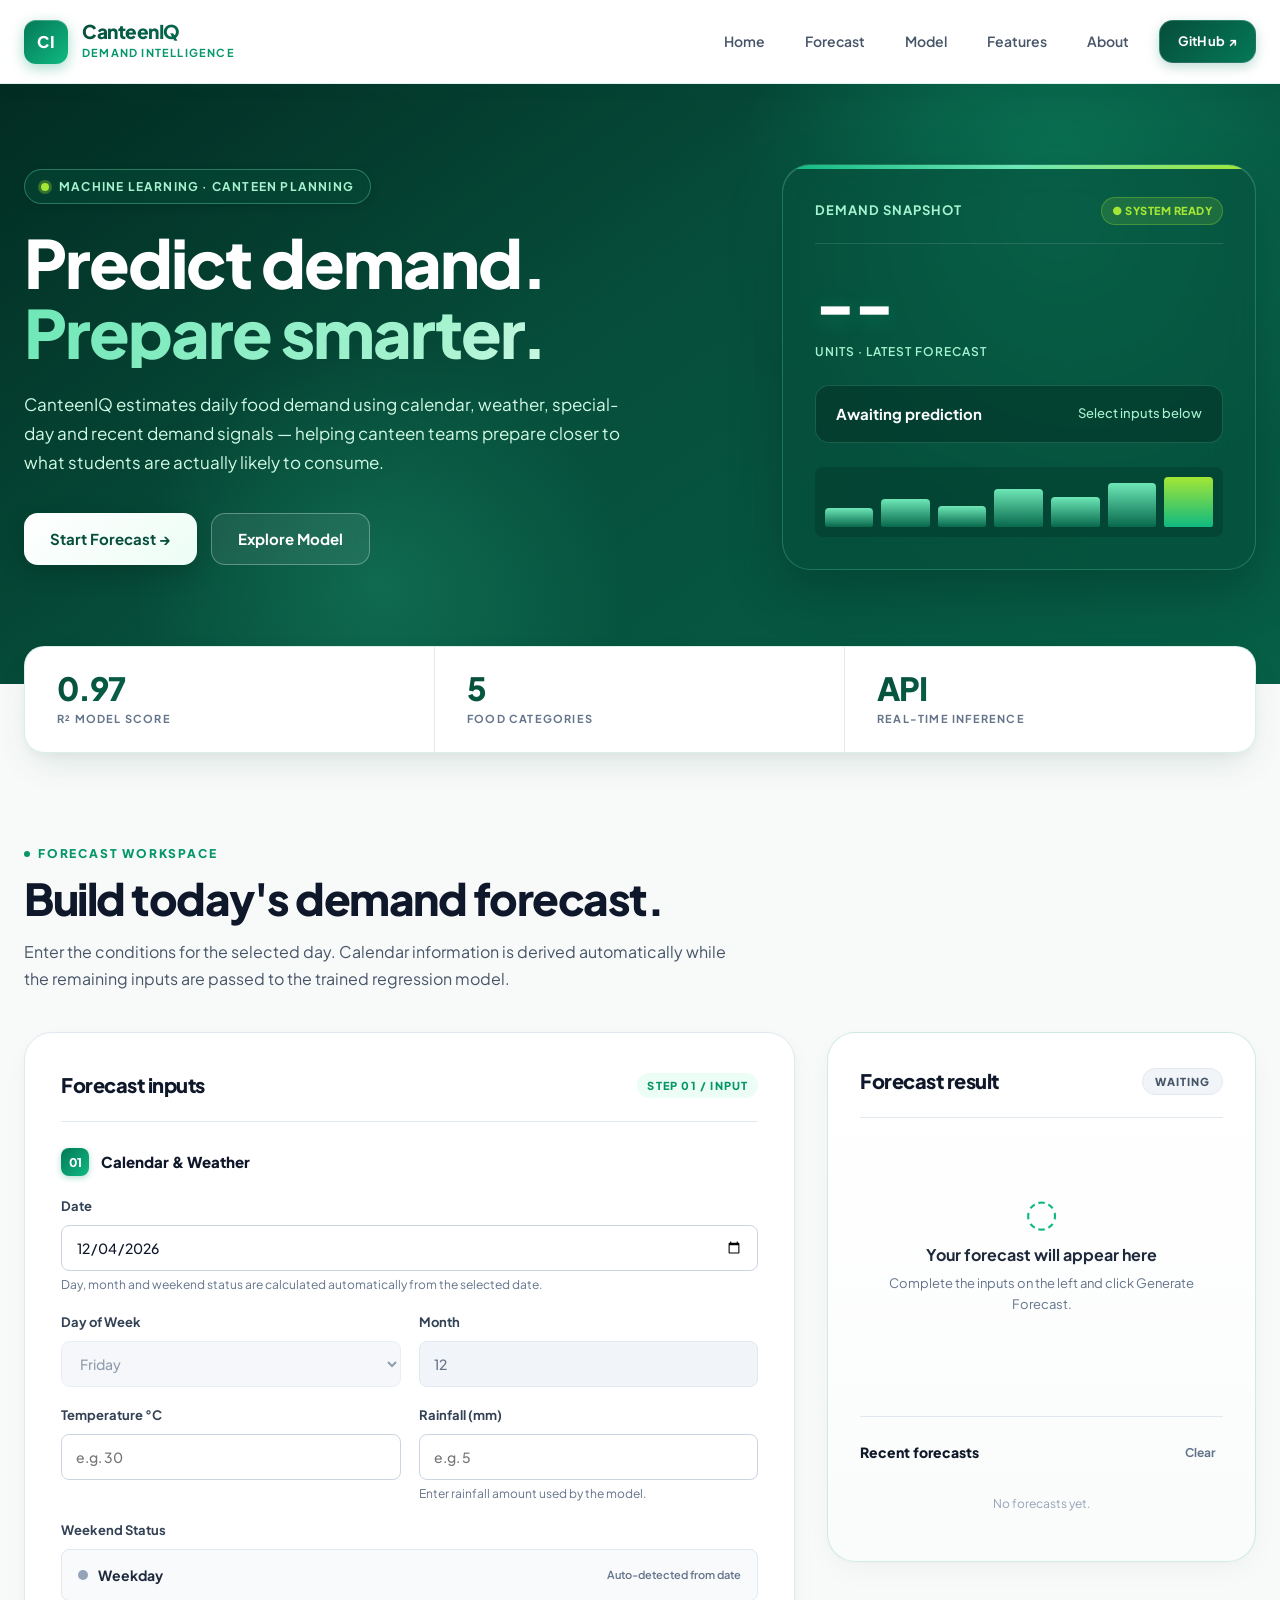
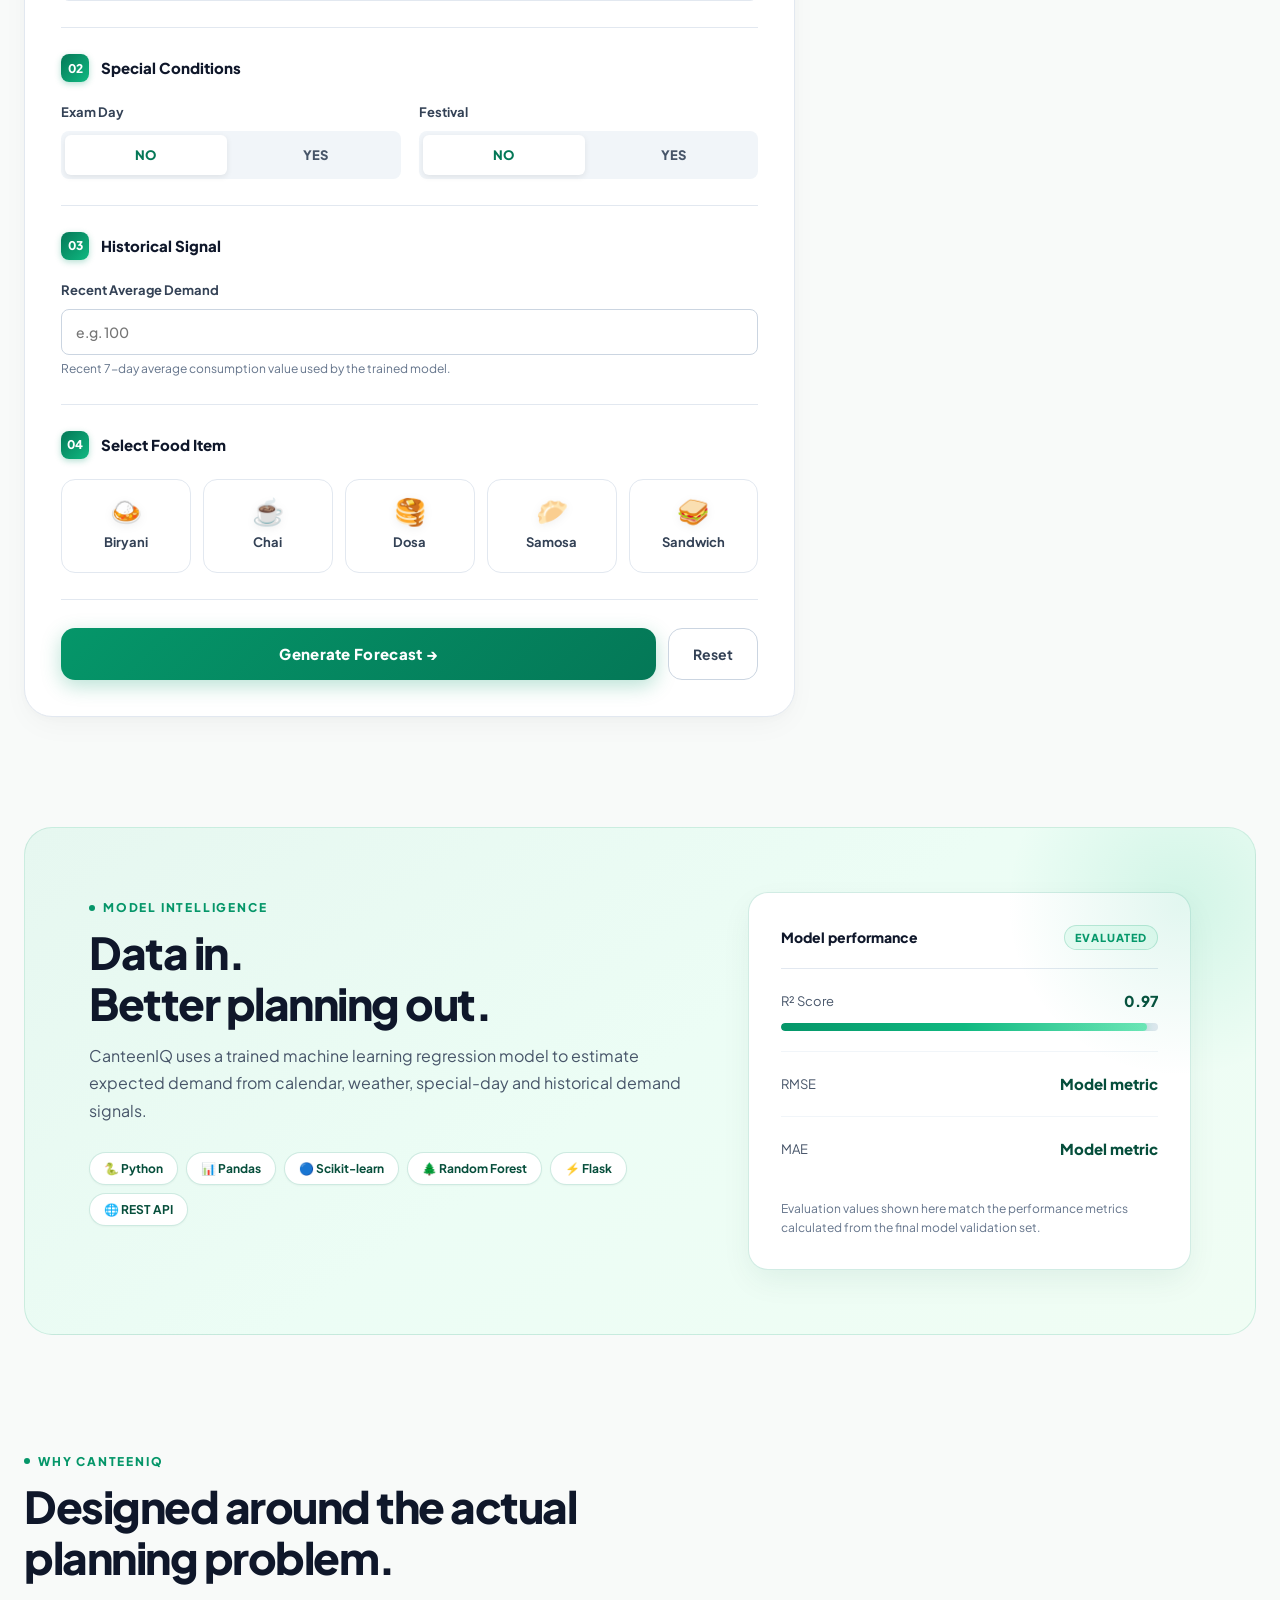
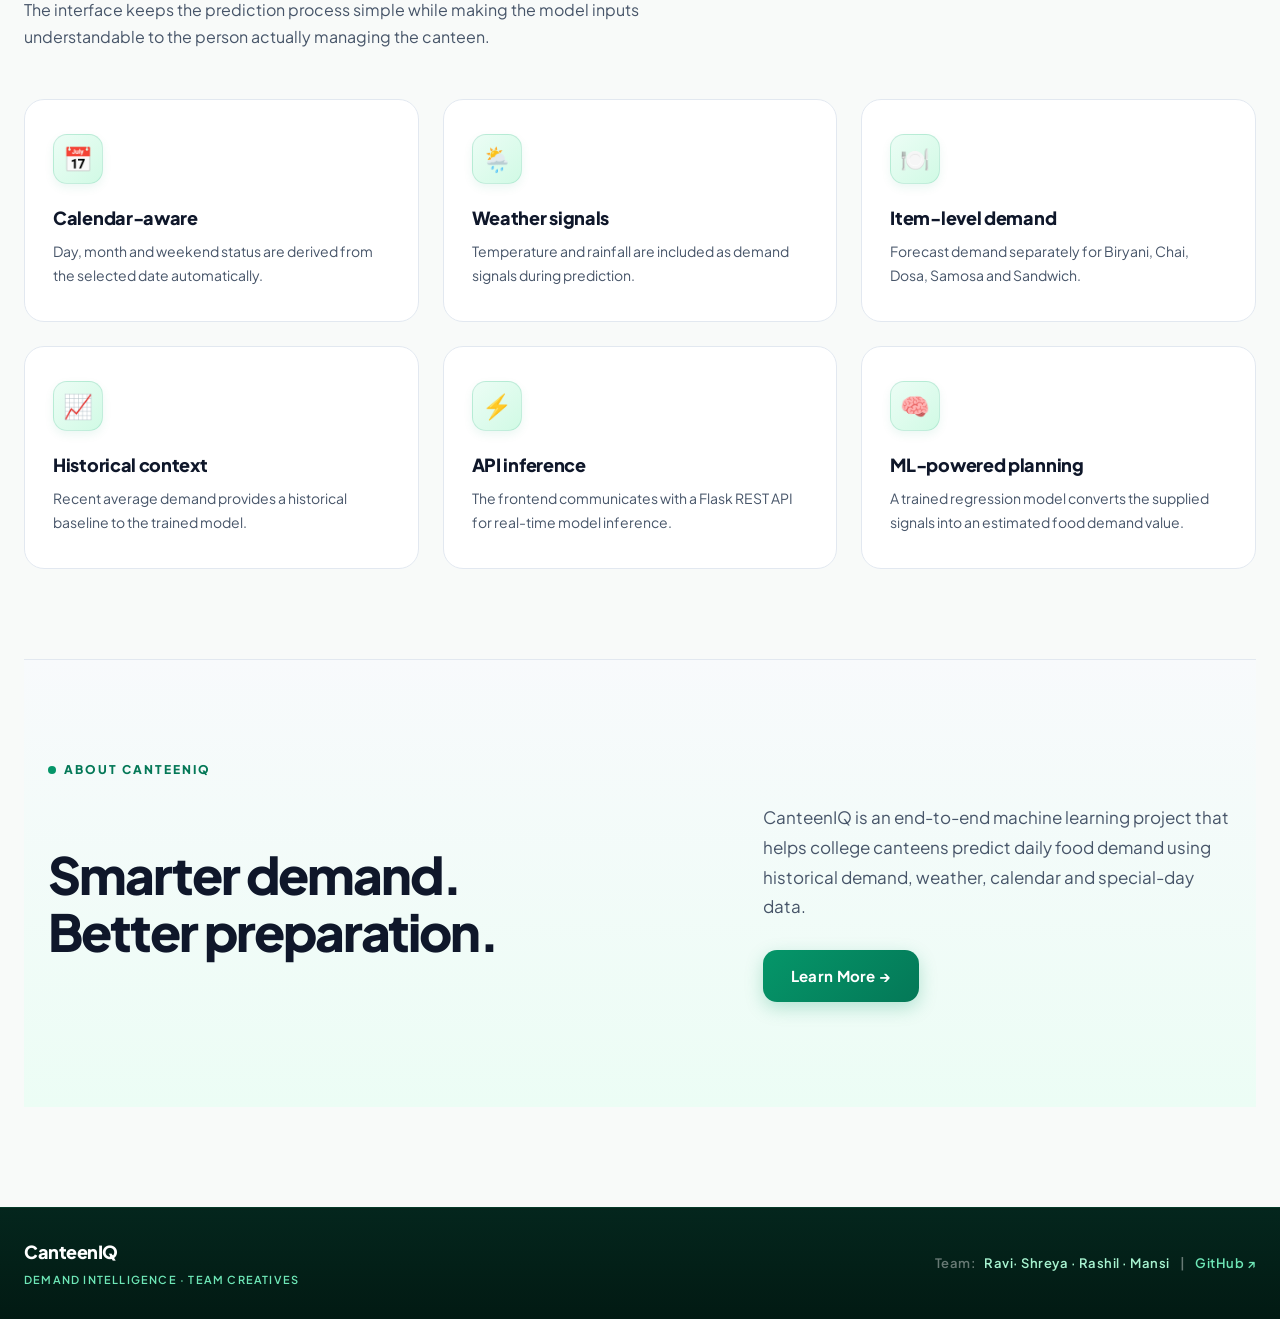
<file: frontend/index.html>
<!DOCTYPE html>
<html lang="en">

<head>
    <meta charset="UTF-8">
    <meta name="viewport" content="width=device-width, initial-scale=1.0">
    <meta name="description" content="CanteenIQ — ML-powered canteen food demand forecasting and intelligence platform.">
    <title>CanteenIQ — Demand Intelligence</title>

    <!-- Google Fonts -->
    <link rel="preconnect" href="https://fonts.googleapis.com">
    <link rel="preconnect" href="https://fonts.gstatic.com" crossorigin>
    <link href="https://fonts.googleapis.com/css2?family=Plus+Jakarta+Sans:wght@400;500;600;700;800;900&display=swap" rel="stylesheet">

    <!-- Stylesheet -->
    <link rel="stylesheet" href="style.css">
</head>

<body>

    <!-- =========================================================
         UNIVERSAL NAVBAR
    ========================================================= -->
    <nav class="navbar">
        <div class="nav-inner">

            <a href="#top" class="logo">
                <div class="logo-mark">CI</div>
                <div class="logo-text">
                    <strong>CanteenIQ</strong>
                    <span>Demand Intelligence</span>
                </div>
            </a>

            <div class="nav-links">
                <a href="#top">Home</a>
                <a href="#forecast">Forecast</a>
                <a href="#model">Model</a>
                <a href="#features">Features</a>
                <a href="about.html">About</a>

                <a
                    class="github-btn"
                    href="https://github.com/shreyapandey826/samatrix_hackathon"
                    target="_blank"
                    rel="noopener noreferrer"
                >
                    GitHub ↗
                </a>
            </div>

        </div>
    </nav>

    <div id="top"></div>


    <!-- =========================================================
         HERO SECTION
    ========================================================= -->
    <section class="hero">
        <div class="hero-inner">

            <div>
                <div class="eyebrow">
                    <span class="live-dot"></span>
                    Machine Learning · Canteen Planning
                </div>

                <h1>
                    Predict demand.
                    <span>Prepare smarter.</span>
                </h1>

                <p class="hero-description">
                    CanteenIQ estimates daily food demand using calendar,
                    weather, special-day and recent demand signals —
                    helping canteen teams prepare closer to what students
                    are actually likely to consume.
                </p>

                <div class="hero-actions">
                    <button
                        class="hero-primary"
                        onclick="document.getElementById('forecast').scrollIntoView({behavior:'smooth'})"
                    >
                        Start Forecast →
                    </button>

                    <button
                        class="hero-secondary"
                        onclick="document.getElementById('model').scrollIntoView({behavior:'smooth'})"
                    >
                        Explore Model
                    </button>
                </div>
            </div>

            <!-- DEMAND SNAPSHOT CARD -->
            <div class="hero-card">
                <div class="hero-card-top">
                    <span>Demand Snapshot</span>
                    <span class="hero-status">
                        ● SYSTEM READY
                    </span>
                </div>

                <div class="hero-number" id="heroNumber">
                    --
                </div>

                <div class="hero-unit">
                    units · latest forecast
                </div>

                <div class="hero-food">
                    <strong id="heroFood">
                        Awaiting prediction
                    </strong>
                    <span id="heroDate">
                        Select inputs below
                    </span>
                </div>

                <div class="mini-chart">
                    <div class="bar"></div>
                    <div class="bar"></div>
                    <div class="bar"></div>
                    <div class="bar"></div>
                    <div class="bar"></div>
                    <div class="bar"></div>
                    <div class="bar"></div>
                </div>
            </div>

        </div>
    </section>


    <!-- =========================================================
         FLOATING STATS BAR
    ========================================================= -->
    <div class="stats">
        <div class="stats-grid">
            <div class="stat">
                <div class="stat-value">0.97</div>
                <div class="stat-label">R² Model Score</div>
            </div>

            <div class="stat">
                <div class="stat-value">5</div>
                <div class="stat-label">Food Categories</div>
            </div>

            <div class="stat">
                <div class="stat-value">API</div>
                <div class="stat-label">Real-Time Inference</div>
            </div>
        </div>
    </div>


    <!-- =========================================================
         MAIN FORECAST WORKSPACE
    ========================================================= -->
    <main class="main" id="forecast">

        <div class="section-intro">
            <div class="section-tag">
                Forecast workspace
            </div>
            <h2>
                Build today's demand forecast.
            </h2>
            <p>
                Enter the conditions for the selected day. Calendar
                information is derived automatically while the remaining
                inputs are passed to the trained regression model.
            </p>
        </div>

        <div class="workspace">

            <!-- =========================
                 FORM PANEL
            ========================== -->
            <div class="panel form-panel">

                <div class="panel-heading">
                    <h3>Forecast inputs</h3>
                    <span class="step">
                        STEP 01 / INPUT
                    </span>
                </div>

                <form id="predictionForm">

                    <!-- SECTION 01: CALENDAR & WEATHER -->
                    <div class="form-section">
                        <div class="form-section-title">
                            <span class="form-section-number">01</span>
                            <strong>Calendar & Weather</strong>
                        </div>

                        <div class="field-grid">

                            <div class="field full">
                                <label for="date">Date</label>
                                <input type="date" id="date" required>
                                <div class="field-note">
                                    Day, month and weekend status are calculated automatically from the selected date.
                                </div>
                            </div>

                            <div class="field">
                                <label for="day_of_week">Day of Week</label>
                                <select id="day_of_week" disabled>
                                    <option value="0">Monday</option>
                                    <option value="1">Tuesday</option>
                                    <option value="2">Wednesday</option>
                                    <option value="3">Thursday</option>
                                    <option value="4">Friday</option>
                                    <option value="5">Saturday</option>
                                    <option value="6">Sunday</option>
                                </select>
                            </div>

                            <div class="field">
                                <label for="month">Month</label>
                                <input type="text" id="month" disabled>
                            </div>

                            <div class="field">
                                <label for="temperature">Temperature °C</label>
                                <input
                                    type="number"
                                    step="any"
                                    id="temperature"
                                    placeholder="e.g. 30"
                                    required
                                >
                            </div>

                            <div class="field">
                                <label for="rainfall">Rainfall (mm)</label>
                                <input
                                    type="number"
                                    step="any"
                                    min="0"
                                    id="rainfall"
                                    placeholder="e.g. 5"
                                    required
                                >
                                <div class="field-note">
                                    Enter rainfall amount used by the model.
                                </div>
                            </div>

                            <div class="field full">
                                <label>Weekend Status</label>
                                <div class="weekend-status" id="weekendStatus">
                                    <div class="weekend-main">
                                        <span class="weekend-indicator"></span>
                                        <span id="weekendText">Weekday</span>
                                    </div>
                                    <small>Auto-detected from date</small>
                                </div>
                            </div>

                        </div>
                    </div>


                    <!-- SECTION 02: SPECIAL CONDITIONS -->
                    <div class="form-section">
                        <div class="form-section-title">
                            <span class="form-section-number">02</span>
                            <strong>Special Conditions</strong>
                        </div>

                        <div class="field-grid">

                            <!-- EXAM DAY -->
                            <div class="field">
                                <label>Exam Day</label>
                                <div class="toggle-grid">
                                    <div class="toggle-option">
                                        <input
                                            type="radio"
                                            name="exam"
                                            id="examNo"
                                            value="0"
                                            checked
                                        >
                                        <label for="examNo">NO</label>
                                    </div>

                                    <div class="toggle-option">
                                        <input
                                            type="radio"
                                            name="exam"
                                            id="examYes"
                                            value="1"
                                        >
                                        <label for="examYes">YES</label>
                                    </div>
                                </div>
                            </div>

                            <!-- FESTIVAL -->
                            <div class="field">
                                <label>Festival</label>
                                <div class="toggle-grid">
                                    <div class="toggle-option">
                                        <input
                                            type="radio"
                                            name="festival"
                                            id="festivalNo"
                                            value="0"
                                            checked
                                        >
                                        <label for="festivalNo">NO</label>
                                    </div>

                                    <div class="toggle-option">
                                        <input
                                            type="radio"
                                            name="festival"
                                            id="festivalYes"
                                            value="1"
                                        >
                                        <label for="festivalYes">YES</label>
                                    </div>
                                </div>
                            </div>

                        </div>
                    </div>


                    <!-- SECTION 03: HISTORICAL SIGNAL -->
                    <div class="form-section">
                        <div class="form-section-title">
                            <span class="form-section-number">03</span>
                            <strong>Historical Signal</strong>
                        </div>

                        <div class="field">
                            <label for="rolling_avg">Recent Average Demand</label>
                            <input
                                type="number"
                                step="any"
                                min="0"
                                id="rolling_avg"
                                placeholder="e.g. 100"
                                required
                            >
                            <div class="field-note">
                                Recent 7-day average consumption value used by the trained model.
                            </div>
                        </div>
                    </div>


                    <!-- SECTION 04: FOOD ITEM -->
                    <div class="form-section">
                        <div class="form-section-title">
                            <span class="form-section-number">04</span>
                            <strong>Select Food Item</strong>
                        </div>

                        <div class="food-grid">

                            <div class="food-option">
                                <input
                                    type="radio"
                                    name="foodItem"
                                    id="biryani"
                                    value="Biryani"
                                    required
                                >
                                <label for="biryani">
                                    <span class="food-icon">🍛</span>
                                    Biryani
                                </label>
                            </div>

                            <div class="food-option">
                                <input
                                    type="radio"
                                    name="foodItem"
                                    id="chai"
                                    value="Chai"
                                >
                                <label for="chai">
                                    <span class="food-icon">☕</span>
                                    Chai
                                </label>
                            </div>

                            <div class="food-option">
                                <input
                                    type="radio"
                                    name="foodItem"
                                    id="dosa"
                                    value="Dosa"
                                >
                                <label for="dosa">
                                    <span class="food-icon">🥞</span>
                                    Dosa
                                </label>
                            </div>

                            <div class="food-option">
                                <input
                                    type="radio"
                                    name="foodItem"
                                    id="samosa"
                                    value="Samosa"
                                >
                                <label for="samosa">
                                    <span class="food-icon">🥟</span>
                                    Samosa
                                </label>
                            </div>

                            <div class="food-option">
                                <input
                                    type="radio"
                                    name="foodItem"
                                    id="sandwich"
                                    value="Sandwich"
                                >
                                <label for="sandwich">
                                    <span class="food-icon">🥪</span>
                                    Sandwich
                                </label>
                            </div>

                        </div>
                    </div>


                    <!-- FORM ACTIONS -->
                    <div class="actions">
                        <button
                            type="submit"
                            class="predict-btn"
                            id="predictButton"
                        >
                            Generate Forecast →
                        </button>

                        <button
                            type="button"
                            class="reset-btn"
                            id="resetButton"
                        >
                            Reset
                        </button>
                    </div>

                </form>

            </div>


            <!-- =========================
                 RESULT PANEL
            ========================== -->
            <aside class="panel result-panel">

                <div class="result-top">
                    <h3>Forecast result</h3>
                    <span class="result-status" id="status">
                        WAITING
                    </span>
                </div>

                <!-- EMPTY STATE -->
                <div class="result-empty" id="resultEmpty">
                    <div>
                        <div class="empty-icon">◌</div>
                        <strong>Your forecast will appear here</strong>
                        <p style="margin-top: 6px; color: var(--neutral-500); font-size: 13px;">
                            Complete the inputs on the left and click Generate Forecast.
                        </p>
                    </div>
                </div>

                <!-- ACTIVE RESULT -->
                <div class="current-result" id="currentResult">

                    <div class="forecast-box">
                        <div class="forecast-label">Expected Demand</div>
                        <div class="forecast-number" id="predictionNumber">--</div>
                        <div class="forecast-unit">estimated units to prepare</div>
                        <div class="forecast-food" id="resultFood">--</div>
                    </div>

                    <div class="summary">
                        <div class="summary-row">
                            <span>Date</span>
                            <span id="summaryDate">--</span>
                        </div>
                        <div class="summary-row">
                            <span>Day</span>
                            <span id="summaryDay">--</span>
                        </div>
                        <div class="summary-row">
                            <span>Weekend</span>
                            <span id="summaryWeekend">--</span>
                        </div>
                        <div class="summary-row">
                            <span>Conditions</span>
                            <span id="summaryConditions">--</span>
                        </div>
                    </div>

                </div>

                <!-- ERROR BOX -->
                <div class="error-box" id="errorBox"></div>

                <!-- RECENT FORECASTS HISTORY -->
                <div class="history">
                    <div class="history-head">
                        <strong>Recent forecasts</strong>
                        <button
                            type="button"
                            class="clear-history"
                            id="clearHistoryButton"
                        >
                            Clear
                        </button>
                    </div>

                    <div class="history-list" id="historyList">
                        <div class="history-empty">
                            No forecasts yet.
                        </div>
                    </div>
                </div>

            </aside>

        </div>


        <!-- =========================================================
             MODEL INTELLIGENCE SECTION
        ========================================================= -->
        <section class="model-section" id="model">

            <div class="model-copy">
                <div class="section-tag">
                    Model intelligence
                </div>

                <h2>
                    Data in.<br>
                    Better planning out.
                </h2>

                <p>
                    CanteenIQ uses a trained machine learning regression
                    model to estimate expected demand from calendar,
                    weather, special-day and historical demand signals.
                </p>

                <div class="tech-stack">
                    <span class="tech">🐍 Python</span>
                    <span class="tech">📊 Pandas</span>
                    <span class="tech">🔵 Scikit-learn</span>
                    <span class="tech">🌲 Random Forest</span>
                    <span class="tech">⚡ Flask</span>
                    <span class="tech">🌐 REST API</span>
                </div>
            </div>

            <div class="performance-card">
                <div class="performance-head">
                    <span>Model performance</span>
                    <span class="model-badge">EVALUATED</span>
                </div>

                <div class="metric">
                    <div class="metric-top">
                        <span>R² Score</span>
                        <strong>0.97</strong>
                    </div>
                    <div class="metric-bar">
                        <div class="metric-fill"></div>
                    </div>
                </div>

                <div class="metric">
                    <div class="metric-top">
                        <span>RMSE</span>
                        <strong>Model metric</strong>
                    </div>
                </div>

                <div class="metric">
                    <div class="metric-top">
                        <span>MAE</span>
                        <strong>Model metric</strong>
                    </div>
                </div>

                <p class="performance-note">
                    Evaluation values shown here match the performance metrics
                    calculated from the final model validation set.
                </p>
            </div>

        </section>


        <!-- =========================================================
             FEATURES SECTION
        ========================================================= -->
        <section class="features" id="features">

            <div class="section-intro">
                <div class="section-tag">
                    Why CanteenIQ
                </div>
                <h2>
                    Designed around the actual planning problem.
                </h2>
                <p>
                    The interface keeps the prediction process simple while
                    making the model inputs understandable to the person
                    actually managing the canteen.
                </p>
            </div>

            <div class="feature-grid">

                <div class="feature">
                    <div class="feature-icon">📅</div>
                    <h3>Calendar-aware</h3>
                    <p>
                        Day, month and weekend status are derived from the
                        selected date automatically.
                    </p>
                </div>

                <div class="feature">
                    <div class="feature-icon">🌦️</div>
                    <h3>Weather signals</h3>
                    <p>
                        Temperature and rainfall are included as demand
                        signals during prediction.
                    </p>
                </div>

                <div class="feature">
                    <div class="feature-icon">🍽️</div>
                    <h3>Item-level demand</h3>
                    <p>
                        Forecast demand separately for Biryani, Chai, Dosa,
                        Samosa and Sandwich.
                    </p>
                </div>

                <div class="feature">
                    <div class="feature-icon">📈</div>
                    <h3>Historical context</h3>
                    <p>
                        Recent average demand provides a historical baseline
                        to the trained model.
                    </p>
                </div>

                <div class="feature">
                    <div class="feature-icon">⚡</div>
                    <h3>API inference</h3>
                    <p>
                        The frontend communicates with a Flask REST API for
                        real-time model inference.
                    </p>
                </div>

                <div class="feature">
                    <div class="feature-icon">🧠</div>
                    <h3>ML-powered planning</h3>
                    <p>
                        A trained regression model converts the supplied
                        signals into an estimated food demand value.
                    </p>
                </div>

            </div>

        </section>


        <!-- =========================================================
             SHORT ABOUT PREVIEW SECTION
        ========================================================= -->
        <section class="about-preview" id="about">
            <div class="about-preview-inner">

                <div class="about-preview-label">
                    ABOUT CANTEENIQ
                </div>

                <div class="about-preview-content">
                    <div>
                        <h2>
                            Smarter demand.<br>
                            Better preparation.
                        </h2>
                    </div>

                    <div class="about-preview-text">
                        <p>
                            CanteenIQ is an end-to-end machine learning project
                            that helps college canteens predict daily food demand using
                            historical demand, weather, calendar and special-day data.
                        </p>

                        <a href="about.html" class="about-preview-btn">
                            Learn More →
                        </a>
                    </div>
                </div>

            </div>
        </section>

    </main>


    <!-- =========================================================
         PREMIUM FOOTER
    ========================================================= -->
    <footer>
        <div class="footer-inner">
            <div class="footer-brand">
                CanteenIQ
                <span>Demand Intelligence · Team Creatives</span>
            </div>

            <div class="footer-right">
                <span>Team:</span> <a href="about.html">Ravi· Shreya · Rashil · Mansi</a>
                <span class="footer-divider">|</span>
                <a href="https://github.com/ravidhakar712/samatrix-hackathon" target="_blank" rel="noopener noreferrer" class="footer-link">GitHub ↗</a>
                <!-- <a href="https://www.linkedin.com" target="_blank" rel="noopener noreferrer" class="footer-link">LinkedIn ↗</a> -->
            </div>
        </div>
    </footer>


    <!-- JAVASCRIPT INTEGRATION -->
    <script src="script.js"></script>

</body>

</html>
</file>
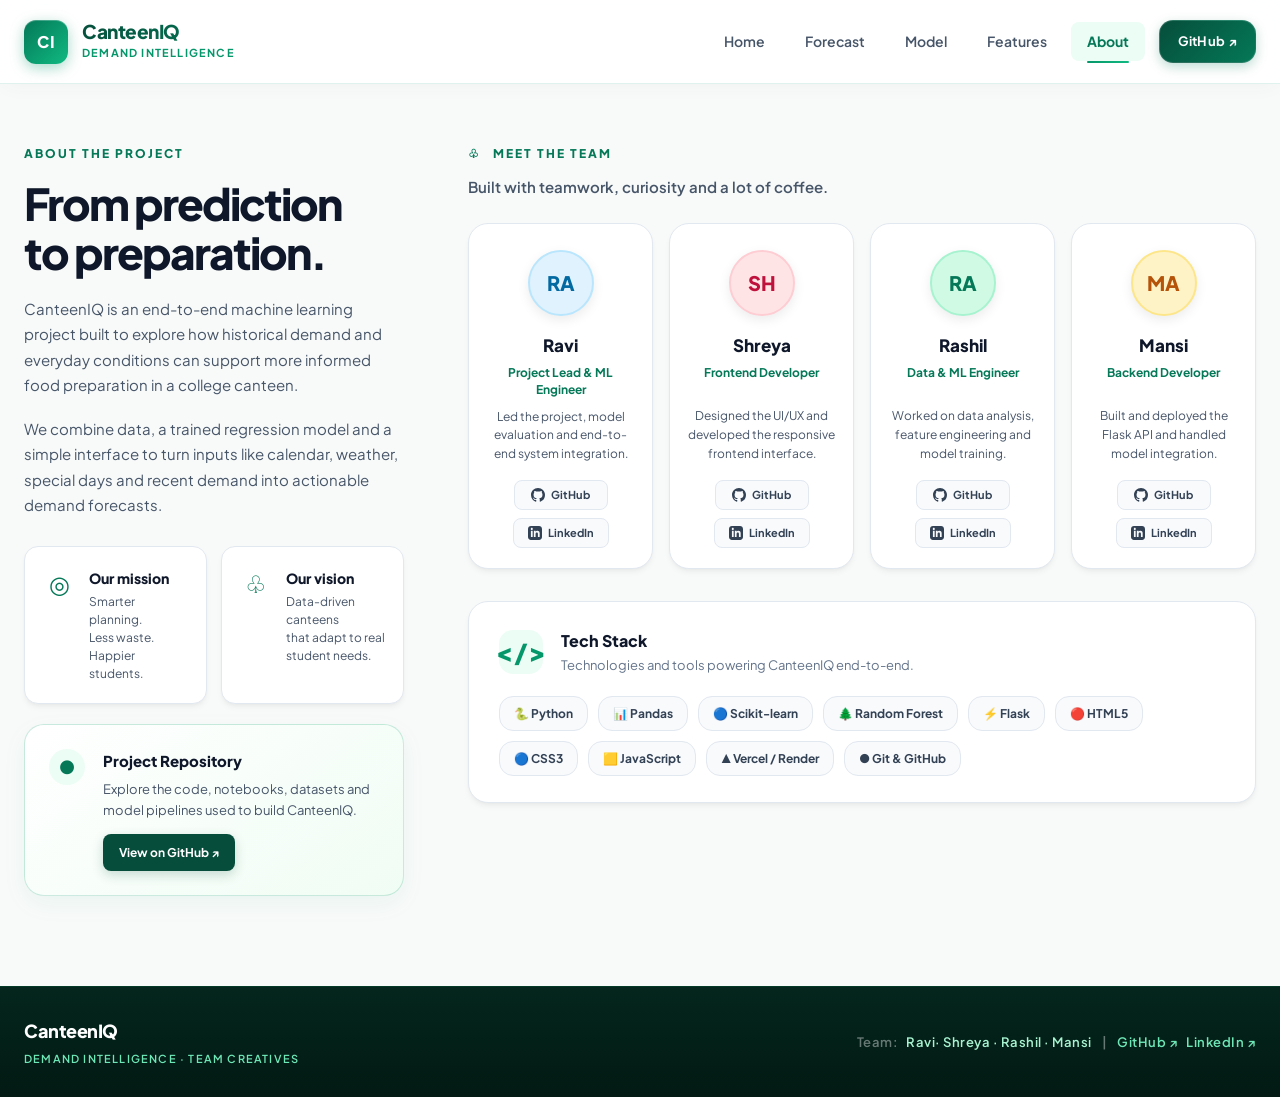
<file: frontend/about.html>
<!DOCTYPE html>
<html lang="en">

<head>
    <meta charset="UTF-8">
    <meta name="viewport" content="width=device-width, initial-scale=1.0">
    <meta name="description" content="About CanteenIQ — The team, vision, and technology behind ML-powered canteen demand intelligence.">
    <title>About — CanteenIQ</title>

    <!-- Google Fonts -->
    <link rel="preconnect" href="https://fonts.googleapis.com">
    <link rel="preconnect" href="https://fonts.gstatic.com" crossorigin>
    <link href="https://fonts.googleapis.com/css2?family=Plus+Jakarta+Sans:wght@400;500;600;700;800;900&display=swap" rel="stylesheet">

    <!-- Stylesheet -->
    <link rel="stylesheet" href="style.css">
</head>

<body>

    <!-- =========================================================
         UNIVERSAL NAVBAR
    ========================================================= -->
    <nav class="navbar">
        <div class="nav-inner">

            <a href="index.html#top" class="logo">
                <div class="logo-mark">CI</div>
                <div class="logo-text">
                    <strong>CanteenIQ</strong>
                    <span>Demand Intelligence</span>
                </div>
            </a>

            <div class="nav-links">
                <a href="index.html#top">Home</a>
                <a href="index.html#forecast">Forecast</a>
                <a href="index.html#model">Model</a>
                <a href="index.html#features">Features</a>
                <a href="about.html" class="active">About</a>

                <a
                    class="github-btn"
                    href="https://github.com/shreyapandey826/samatrix_hackathon"
                    target="_blank"
                    rel="noopener noreferrer"
                >
                    GitHub ↗
                </a>
            </div>

        </div>
    </nav>


    <!-- =========================================================
         ABOUT PAGE MAIN
    ========================================================= -->
    <main class="about-page">
        <div class="about-layout">

            <!-- =========================
                 LEFT COLUMN
            ========================== -->
            <section class="about-left">

                <div class="about-label">
                    ABOUT THE PROJECT
                </div>

                <h1>
                    From prediction<br>
                    to preparation.
                </h1>

                <p>
                    CanteenIQ is an end-to-end machine learning project
                    built to explore how historical demand and everyday
                    conditions can support more informed food preparation
                    in a college canteen.
                </p>

                <p>
                    We combine data, a trained regression model and a
                    simple interface to turn inputs like calendar,
                    weather, special days and recent demand into
                    actionable demand forecasts.
                </p>

                <!-- MISSION + VISION -->
                <div class="mission-grid">
                    <div class="mission-card">
                        <div class="mission-icon">◎</div>
                        <div>
                            <h3>Our mission</h3>
                            <p>
                                Smarter planning.<br>
                                Less waste.<br>
                                Happier students.
                            </p>
                        </div>
                    </div>

                    <div class="mission-card">
                        <div class="mission-icon">♧</div>
                        <div>
                            <h3>Our vision</h3>
                            <p>
                                Data-driven canteens<br>
                                that adapt to real<br>
                                student needs.
                            </p>
                        </div>
                    </div>
                </div>

                <!-- PROJECT REPOSITORY CARD -->
                <div class="repository-card">
                    <div class="repository-icon">●</div>
                    <div class="repository-content">
                        <h3>Project Repository</h3>
                        <p>
                            Explore the code, notebooks, datasets and model pipelines used to
                            build CanteenIQ.
                        </p>
                        <a
                            href="https://github.com/shreyapandey826/samatrix_hackathon"
                            target="_blank"
                            rel="noopener noreferrer"
                            class="repository-button"
                        >
                            View on GitHub ↗
                        </a>
                    </div>
                </div>

            </section>


            <!-- =========================
                 RIGHT COLUMN: TEAM & TECH
            ========================== -->
            <section class="about-right">

                <div class="team-label">
                    ♧ &nbsp; MEET THE TEAM
                </div>

                <p class="team-intro">
                    Built with teamwork, curiosity and a lot of coffee.
                </p>

                <!-- TEAM MEMBERS GRID -->
                <div class="team-grid">

                    <!-- RAVI -->
                    <div class="team-card">
                        <div class="team-avatar avatar-ravi">RA</div>
                        <h3>Ravi</h3>
                        <span>Project Lead & ML Engineer</span>
                        <p>
                            Led the project, model evaluation and end-to-end system integration.
                        </p>
                        <div class="team-socials">
                            <a
                                href="https://github.com/ravidhakar712"
                                target="_blank"
                                rel="noopener noreferrer"
                                class="team-social-btn team-github"
                                title="GitHub Profile"
                                aria-label="Ravi on GitHub"
                            >
                                <svg width="15" height="15" viewBox="0 0 24 24" fill="currentColor">
                                    <path d="M12 0C5.37 0 0 5.37 0 12c0 5.31 3.435 9.795 8.205 11.385.6.105.825-.255.825-.57 0-.285-.015-1.23-.015-2.235-3.015.555-3.795-.735-4.035-1.41-.135-.345-.72-1.41-1.23-1.695-.42-.225-1.02-.78-.015-.795.945-.015 1.62.87 1.845 1.23 1.08 1.815 2.805 1.305 3.495.99.105-.78.42-1.305.765-1.605-2.67-.3-5.46-1.335-5.46-5.925 0-1.305.465-2.385 1.23-3.225-.12-.3-.54-1.53.12-3.18 0 0 1.005-.315 3.3 1.23.96-.27 1.98-.405 3-.405s2.04.135 3 .405c2.295-1.56 3.3-1.23 3.3-1.23.66 1.65.24 2.88.12 3.18.765.84 1.23 1.905 1.23 3.225 0 4.605-2.805 5.625-5.475 5.925.435.375.81 1.095.81 2.22 0 1.605-.015 2.895-.015 3.3 0 .315.225.69.825.57A12.02 12.02 0 0024 12c0-6.63-5.37-12-12-12z"/>
                                </svg>
                                <span>GitHub</span>
                            </a>
                            <a
                                href="https://www.linkedin.com/in/ravidhakar/"
                                target="_blank"
                                rel="noopener noreferrer"
                                class="team-social-btn team-linkedin"
                                title="LinkedIn Profile"
                                aria-label="Ravi on LinkedIn"
                            >
                                <svg width="14" height="14" viewBox="0 0 24 24" fill="currentColor">
                                    <path d="M19 0h-14c-2.761 0-5 2.239-5 5v14c0 2.761 2.239 5 5 5h14c2.762 0 5-2.239 5-5v-14c0-2.761-2.238-5-5-5zm-11 19h-3v-11h3v11zm-1.5-12.268c-.966 0-1.75-.79-1.75-1.764s.784-1.764 1.75-1.764 1.75.79 1.75 1.764-.783 1.764-1.75 1.764zm13.5 12.268h-3v-5.604c0-3.368-4-3.113-4 0v5.604h-3v-11h3v1.765c1.396-2.586 7-2.777 7 2.476v6.759z"/>
                                </svg>
                                <span>LinkedIn</span>
                            </a>
                        </div>
                    </div>

                    <!-- SHREYA -->
                    <div class="team-card">
                        <div class="team-avatar avatar-shreya">SH</div>
                        <h3>Shreya</h3>
                        <span>Frontend Developer</span>
                        <p>
                            Designed the UI/UX and developed the responsive frontend interface.
                        </p>
                        <div class="team-socials">
                            <a
                                href="https://github.com/shreyapandey826"
                                target="_blank"
                                rel="noopener noreferrer"
                                class="team-social-btn team-github"
                                title="GitHub Profile"
                                aria-label="Shreya on GitHub"
                            >
                                <svg width="15" height="15" viewBox="0 0 24 24" fill="currentColor">
                                    <path d="M12 0C5.37 0 0 5.37 0 12c0 5.31 3.435 9.795 8.205 11.385.6.105.825-.255.825-.57 0-.285-.015-1.23-.015-2.235-3.015.555-3.795-.735-4.035-1.41-.135-.345-.72-1.41-1.23-1.695-.42-.225-1.02-.78-.015-.795.945-.015 1.62.87 1.845 1.23 1.08 1.815 2.805 1.305 3.495.99.105-.78.42-1.305.765-1.605-2.67-.3-5.46-1.335-5.46-5.925 0-1.305.465-2.385 1.23-3.225-.12-.3-.54-1.53.12-3.18 0 0 1.005-.315 3.3 1.23.96-.27 1.98-.405 3-.405s2.04.135 3 .405c2.295-1.56 3.3-1.23 3.3-1.23.66 1.65.24 2.88.12 3.18.765.84 1.23 1.905 1.23 3.225 0 4.605-2.805 5.625-5.475 5.925.435.375.81 1.095.81 2.22 0 1.605-.015 2.895-.015 3.3 0 .315.225.69.825.57A12.02 12.02 0 0024 12c0-6.63-5.37-12-12-12z"/>
                                </svg>
                                <span>GitHub</span>
                            </a>
                            <a
                                href="https://www.linkedin.com/in/shreya-bb5784322/"
                                target="_blank"
                                rel="noopener noreferrer"
                                class="team-social-btn team-linkedin"
                                title="LinkedIn Profile"
                                aria-label="Shreya on LinkedIn"
                            >
                                <svg width="14" height="14" viewBox="0 0 24 24" fill="currentColor">
                                    <path d="M19 0h-14c-2.761 0-5 2.239-5 5v14c0 2.761 2.239 5 5 5h14c2.762 0 5-2.239 5-5v-14c0-2.761-2.238-5-5-5zm-11 19h-3v-11h3v11zm-1.5-12.268c-.966 0-1.75-.79-1.75-1.764s.784-1.764 1.75-1.764 1.75.79 1.75 1.764-.783 1.764-1.75 1.764zm13.5 12.268h-3v-5.604c0-3.368-4-3.113-4 0v5.604h-3v-11h3v1.765c1.396-2.586 7-2.777 7 2.476v6.759z"/>
                                </svg>
                                <span>LinkedIn</span>
                            </a>
                        </div>
                    </div>

                    <!-- RASHIL -->
                    <div class="team-card">
                        <div class="team-avatar avatar-rashil">RA</div>
                        <h3>Rashil</h3>
                        <span>Data & ML Engineer</span>
                        <p>
                            Worked on data analysis, feature engineering and model training.
                        </p>
                        <div class="team-socials">
                            <a
                                href="https://github.com/rashil2005"
                                target="_blank"
                                rel="noopener noreferrer"
                                class="team-social-btn team-github"
                                title="GitHub Profile"
                                aria-label="Rashil on GitHub"
                            >
                                <svg width="15" height="15" viewBox="0 0 24 24" fill="currentColor">
                                    <path d="M12 0C5.37 0 0 5.37 0 12c0 5.31 3.435 9.795 8.205 11.385.6.105.825-.255.825-.57 0-.285-.015-1.23-.015-2.235-3.015.555-3.795-.735-4.035-1.41-.135-.345-.72-1.41-1.23-1.695-.42-.225-1.02-.78-.015-.795.945-.015 1.62.87 1.845 1.23 1.08 1.815 2.805 1.305 3.495.99.105-.78.42-1.305.765-1.605-2.67-.3-5.46-1.335-5.46-5.925 0-1.305.465-2.385 1.23-3.225-.12-.3-.54-1.53.12-3.18 0 0 1.005-.315 3.3 1.23.96-.27 1.98-.405 3-.405s2.04.135 3 .405c2.295-1.56 3.3-1.23 3.3-1.23.66 1.65.24 2.88.12 3.18.765.84 1.23 1.905 1.23 3.225 0 4.605-2.805 5.625-5.475 5.925.435.375.81 1.095.81 2.22 0 1.605-.015 2.895-.015 3.3 0 .315.225.69.825.57A12.02 12.02 0 0024 12c0-6.63-5.37-12-12-12z"/>
                                </svg>
                                <span>GitHub</span>
                            </a>
                            <a
                                href="https://www.linkedin.com/in/rashil-khan-15280432b/"
                                target="_blank"
                                rel="noopener noreferrer"
                                class="team-social-btn team-linkedin"
                                title="LinkedIn Profile"
                                aria-label="Rashil on LinkedIn"
                            >
                                <svg width="14" height="14" viewBox="0 0 24 24" fill="currentColor">
                                    <path d="M19 0h-14c-2.761 0-5 2.239-5 5v14c0 2.761 2.239 5 5 5h14c2.762 0 5-2.239 5-5v-14c0-2.761-2.238-5-5-5zm-11 19h-3v-11h3v11zm-1.5-12.268c-.966 0-1.75-.79-1.75-1.764s.784-1.764 1.75-1.764 1.75.79 1.75 1.764-.783 1.764-1.75 1.764zm13.5 12.268h-3v-5.604c0-3.368-4-3.113-4 0v5.604h-3v-11h3v1.765c1.396-2.586 7-2.777 7 2.476v6.759z"/>
                                </svg>
                                <span>LinkedIn</span>
                            </a>
                        </div>
                    </div>

                    <!-- MANSI -->
                    <div class="team-card">
                        <div class="team-avatar avatar-mansi">MA</div>
                        <h3>Mansi</h3>
                        <span>Backend Developer</span>
                        <p>
                            Built and deployed the Flask API and handled model integration.
                        </p>
                        <div class="team-socials">
                            <a
                                href="https://github.com/btwitsMansi"
                                target="_blank"
                                rel="noopener noreferrer"
                                class="team-social-btn team-github"
                                title="GitHub Profile"
                                aria-label="Mansi on GitHub"
                            >
                                <svg width="15" height="15" viewBox="0 0 24 24" fill="currentColor">
                                    <path d="M12 0C5.37 0 0 5.37 0 12c0 5.31 3.435 9.795 8.205 11.385.6.105.825-.255.825-.57 0-.285-.015-1.23-.015-2.235-3.015.555-3.795-.735-4.035-1.41-.135-.345-.72-1.41-1.23-1.695-.42-.225-1.02-.78-.015-.795.945-.015 1.62.87 1.845 1.23 1.08 1.815 2.805 1.305 3.495.99.105-.78.42-1.305.765-1.605-2.67-.3-5.46-1.335-5.46-5.925 0-1.305.465-2.385 1.23-3.225-.12-.3-.54-1.53.12-3.18 0 0 1.005-.315 3.3 1.23.96-.27 1.98-.405 3-.405s2.04.135 3 .405c2.295-1.56 3.3-1.23 3.3-1.23.66 1.65.24 2.88.12 3.18.765.84 1.23 1.905 1.23 3.225 0 4.605-2.805 5.625-5.475 5.925.435.375.81 1.095.81 2.22 0 1.605-.015 2.895-.015 3.3 0 .315.225.69.825.57A12.02 12.02 0 0024 12c0-6.63-5.37-12-12-12z"/>
                                </svg>
                                <span>GitHub</span>
                            </a>
                            <a
                                href="https://www.linkedin.com/in/mansi-rana-78302134a/"
                                target="_blank"
                                rel="noopener noreferrer"
                                class="team-social-btn team-linkedin"
                                title="LinkedIn Profile"
                                aria-label="Mansi on LinkedIn"
                            >
                                <svg width="14" height="14" viewBox="0 0 24 24" fill="currentColor">
                                    <path d="M19 0h-14c-2.761 0-5 2.239-5 5v14c0 2.761 2.239 5 5 5h14c2.762 0 5-2.239 5-5v-14c0-2.761-2.238-5-5-5zm-11 19h-3v-11h3v11zm-1.5-12.268c-.966 0-1.75-.79-1.75-1.764s.784-1.764 1.75-1.764 1.75.79 1.75 1.764-.783 1.764-1.75 1.764zm13.5 12.268h-3v-5.604c0-3.368-4-3.113-4 0v5.604h-3v-11h3v1.765c1.396-2.586 7-2.777 7 2.476v6.759z"/>
                                </svg>
                                <span>LinkedIn</span>
                            </a>
                        </div>
                    </div>

                </div>

                <!-- TECH STACK CARD -->
                <div class="tech-card">
                    <div class="tech-header">
                        <div class="tech-code-icon">&lt;/&gt;</div>
                        <div>
                            <h3>Tech Stack</h3>
                            <p>Technologies and tools powering CanteenIQ end-to-end.</p>
                        </div>
                    </div>

                    <div class="tech-list">
                        <span class="tech-pill">🐍 Python</span>
                        <span class="tech-pill">📊 Pandas</span>
                        <span class="tech-pill">🔵 Scikit-learn</span>
                        <span class="tech-pill">🌲 Random Forest</span>
                        <span class="tech-pill">⚡ Flask</span>
                        <span class="tech-pill">🔴 HTML5</span>
                        <span class="tech-pill">🔵 CSS3</span>
                        <span class="tech-pill">🟨 JavaScript</span>
                        <span class="tech-pill">▲ Vercel / Render</span>
                        <span class="tech-pill">● Git & GitHub</span>
                    </div>
                </div>

            </section>

        </div>
    </main>


    <!-- =========================================================
         PREMIUM FOOTER
    ========================================================= -->
   <footer>
        <div class="footer-inner">
            <div class="footer-brand">
                CanteenIQ
                <span>Demand Intelligence · Team Creatives</span>
            </div>

            <div class="footer-right">
                <span>Team:</span> Ravi· Shreya · Rashil · Mansi
                <span class="footer-divider">|</span>
                <a href="https://github.com/ravidhakar712/samatrix-hackathon" target="_blank" rel="noopener noreferrer" class="footer-link">GitHub ↗</a>
                <a href="https://www.linkedin.com/in/ravidhakar" target="_blank" rel="noopener noreferrer" class="footer-link">LinkedIn ↗</a>
            </div>
        </div>
    </footer>

    <!-- JAVASCRIPT INTEGRATION -->
    <script src="script.js"></script>

</body>

</html>
</file>
<file: frontend/style.css>
/* =========================================================
   CANTEENIQ — DEMAND INTELLIGENCE
   Premium Design System & Modern Responsive Stylesheet
   ========================================================= */

@import url('https://fonts.googleapis.com/css2?family=Plus+Jakarta+Sans:ital,wght@0,300;0,400;0,500;0,600;0,700;0,800;0,900;1,400;1,600&display=swap');

/* =========================================================
   CSS VARIABLES & DESIGN TOKENS
   ========================================================= */
:root {
    /* Brand Green Core */
    --primary: #059669;
    --primary-dark: #047857;
    --primary-darker: #064e3b;
    --primary-deep: #022c22;
    --primary-light: #10b981;
    --primary-lighter: #34d399;
    --primary-tint: #ecfdf5;
    --primary-subtle: #f0fdf4;
    --primary-glow: rgba(16, 185, 129, 0.25);
    --primary-border: rgba(5, 150, 105, 0.2);

    /* Secondary & Complementary Accents */
    --accent-mint: #6ee7b7;
    --accent-lime: #a3e635;
    --accent-amber: #f59e0b;
    --accent-amber-bg: #fef3c7;
    --accent-sky: #0ea5e9;
    --accent-sky-bg: #e0f2fe;

    /* Neutrals & Dark Surfaces */
    --neutral-900: #0f172a;
    --neutral-800: #1e293b;
    --neutral-700: #334155;
    --neutral-600: #475569;
    --neutral-500: #64748b;
    --neutral-400: #94a3b8;
    --neutral-300: #cbd5e1;
    --neutral-200: #e2e8f0;
    --neutral-100: #f1f5f9;
    --neutral-50: #f8fafc;
    --white: #ffffff;

    /* Semantic Status */
    --status-ready: #10b981;
    --status-waiting: #64748b;
    --status-processing: #f59e0b;
    --status-error: #ef4444;
    --status-error-bg: #fef2f2;
    --status-error-border: #fecaca;

    /* Theme Layout & Radii */
    --radius-sm: 8px;
    --radius-md: 14px;
    --radius-lg: 20px;
    --radius-xl: 28px;
    --radius-full: 9999px;

    /* Shadows & Elevation */
    --shadow-xs: 0 1px 2px rgba(0, 0, 0, 0.04);
    --shadow-sm: 0 4px 6px -1px rgba(0, 0, 0, 0.05), 0 2px 4px -2px rgba(0, 0, 0, 0.04);
    --shadow-md: 0 10px 15px -3px rgba(0, 0, 0, 0.06), 0 4px 6px -4px rgba(0, 0, 0, 0.03);
    --shadow-lg: 0 20px 25px -5px rgba(5, 150, 105, 0.08), 0 8px 10px -6px rgba(0, 0, 0, 0.04);
    --shadow-xl: 0 25px 50px -12px rgba(6, 78, 59, 0.16);
    --shadow-glow: 0 0 30px rgba(16, 185, 129, 0.35);

    /* Transitions */
    --transition-fast: 0.15s cubic-bezier(0.4, 0, 0.2, 1);
    --transition-base: 0.25s cubic-bezier(0.4, 0, 0.2, 1);
    --transition-smooth: 0.35s cubic-bezier(0.16, 1, 0.3, 1);
}

/* =========================================================
   RESET & BASE TYPOGRAPHY
   ========================================================= */
*, *::before, *::after {
    margin: 0;
    padding: 0;
    box-sizing: border-box;
}

html {
    scroll-behavior: smooth;
    font-size: 16px;
    -webkit-font-smoothing: antialiased;
    -moz-osx-font-smoothing: grayscale;
}

body {
    font-family: 'Plus Jakarta Sans', Inter, -apple-system, BlinkMacSystemFont, "Segoe UI", Roboto, sans-serif;
    background-color: #f8faf9;
    color: var(--neutral-800);
    line-height: 1.6;
    overflow-x: hidden;
    min-height: 100vh;
    display: flex;
    flex-direction: column;
}

button, input, select, textarea {
    font-family: inherit;
    font-size: inherit;
}

button {
    cursor: pointer;
    border: none;
    background: none;
}

a {
    color: inherit;
    text-decoration: none;
    transition: color var(--transition-fast);
}

img, svg {
    display: block;
    max-width: 100%;
}

/* =========================================================
   CONTAINER & LAYOUT
   ========================================================= */
.nav-inner,
.hero-inner,
.stats-grid,
.main,
.footer-inner,
.about-preview-inner {
    width: min(1240px, calc(100% - 48px));
    margin: 0 auto;
}

/* =========================================================
   UNIVERSAL HEADER & NAVBAR
   ========================================================= */
.navbar {
    height: 84px;
    background: rgba(255, 255, 255, 0.88);
    backdrop-filter: blur(16px);
    -webkit-backdrop-filter: blur(16px);
    border-bottom: 1px solid rgba(5, 150, 105, 0.12);
    position: sticky;
    top: 0;
    z-index: 1000;
    transition: all var(--transition-base);
    box-shadow: 0 4px 20px -4px rgba(6, 78, 59, 0.05);
}

.nav-inner {
    height: 100%;
    display: flex;
    align-items: center;
    justify-content: space-between;
    gap: 20px;
}

/* Brand Logo */
.logo {
    display: flex;
    align-items: center;
    gap: 14px;
    text-decoration: none;
}

.logo-mark {
    width: 44px;
    height: 44px;
    background: linear-gradient(135deg, #047857 0%, #10b981 100%);
    color: var(--white);
    border-radius: 12px;
    display: flex;
    align-items: center;
    justify-content: center;
    font-size: 16px;
    font-weight: 800;
    letter-spacing: 0.5px;
    box-shadow: 0 4px 14px rgba(5, 150, 105, 0.35), inset 0 1px 0 rgba(255, 255, 255, 0.25);
    transition: transform var(--transition-base), box-shadow var(--transition-base);
}

.logo:hover .logo-mark {
    transform: translateY(-2px) scale(1.03);
    box-shadow: 0 8px 20px rgba(5, 150, 105, 0.45);
}

.logo-text {
    display: flex;
    flex-direction: column;
}

.logo-text strong {
    font-size: 19px;
    font-weight: 800;
    letter-spacing: -0.5px;
    color: var(--neutral-900);
    line-height: 1.15;
    background: linear-gradient(135deg, #064e3b 0%, #047857 100%);
    -webkit-background-clip: text;
    -webkit-text-fill-color: transparent;
}

.logo-text span {
    font-size: 11px;
    font-weight: 700;
    letter-spacing: 1.2px;
    text-transform: uppercase;
    color: var(--primary);
    margin-top: 1px;
}

/* Navigation Links */
.nav-links {
    display: flex;
    align-items: center;
    gap: 8px;
}

.nav-links > a:not(.github-btn) {
    color: var(--neutral-600);
    font-size: 14px;
    font-weight: 600;
    padding: 8px 16px;
    border-radius: var(--radius-sm);
    position: relative;
    transition: all var(--transition-fast);
}

.nav-links > a:not(.github-btn):hover {
    color: var(--primary-dark);
    background-color: var(--primary-tint);
}

.nav-links > a.active {
    color: var(--primary-dark);
    font-weight: 700;
    background: var(--primary-tint);
}

.nav-links > a.active::after {
    content: "";
    position: absolute;
    bottom: -2px;
    left: 16px;
    right: 16px;
    height: 2px;
    background: linear-gradient(90deg, var(--primary), var(--primary-light));
    border-radius: var(--radius-full);
}

/* GitHub Button CTA */
.github-btn {
    display: inline-flex;
    align-items: center;
    gap: 6px;
    padding: 10px 18px;
    background: linear-gradient(135deg, #064e3b 0%, #047857 100%);
    color: var(--white) !important;
    border-radius: var(--radius-md);
    font-size: 13px;
    font-weight: 700;
    letter-spacing: 0.3px;
    box-shadow: 0 4px 12px rgba(4, 120, 87, 0.25);
    transition: all var(--transition-base);
    border: 1px solid rgba(255, 255, 255, 0.15);
    margin-left: 6px;
}

.github-btn:hover {
    background: linear-gradient(135deg, #047857 0%, #059669 100%);
    transform: translateY(-2px);
    box-shadow: 0 6px 18px rgba(4, 120, 87, 0.35);
    color: var(--white) !important;
}

/* Anchor Target Offset */
#top {
    position: relative;
    top: -90px;
}

/* =========================================================
   HERO SECTION
   ========================================================= */
.hero {
    position: relative;
    min-height: 600px;
    background: linear-gradient(145deg, #022c22 0%, #064e3b 45%, #065f46 100%);
    color: var(--white);
    padding: 80px 0 110px;
    overflow: hidden;
}

/* Ambient glow & mesh elements */
.hero::before {
    content: "";
    position: absolute;
    width: 650px;
    height: 650px;
    border-radius: 50%;
    background: radial-gradient(circle, rgba(16, 185, 129, 0.35) 0%, rgba(5, 150, 105, 0) 70%);
    top: -200px;
    right: -100px;
    pointer-events: none;
    animation: heroGlowPulse 8s ease-in-out infinite alternate;
}

.hero::after {
    content: "";
    position: absolute;
    width: 500px;
    height: 500px;
    border-radius: 50%;
    background: radial-gradient(circle, rgba(52, 211, 153, 0.2) 0%, rgba(2, 44, 34, 0) 70%);
    bottom: -150px;
    left: 10%;
    pointer-events: none;
}

@keyframes heroGlowPulse {
    0% { transform: scale(1) translate(0, 0); opacity: 0.8; }
    100% { transform: scale(1.1) translate(-20px, 20px); opacity: 1; }
}

.hero-inner {
    position: relative;
    z-index: 2;
    display: grid;
    grid-template-columns: minmax(0, 1.25fr) minmax(370px, 0.85fr);
    gap: 60px;
    align-items: center;
}

/* Eyebrow Badge */
.eyebrow {
    width: fit-content;
    display: inline-flex;
    align-items: center;
    gap: 10px;
    padding: 7px 16px;
    border: 1px solid rgba(110, 231, 183, 0.35);
    background: rgba(6, 78, 59, 0.45);
    backdrop-filter: blur(8px);
    border-radius: var(--radius-full);
    color: #a7f3d0;
    font-size: 12px;
    font-weight: 700;
    letter-spacing: 1.2px;
    text-transform: uppercase;
    box-shadow: 0 2px 10px rgba(0, 0, 0, 0.12);
}

.live-dot {
    width: 8px;
    height: 8px;
    background: var(--accent-lime);
    border-radius: 50%;
    box-shadow: 0 0 0 3px rgba(163, 230, 53, 0.3);
    position: relative;
    animation: livePulse 2s infinite;
}

@keyframes livePulse {
    0% { box-shadow: 0 0 0 0 rgba(163, 230, 53, 0.6); }
    70% { box-shadow: 0 0 0 8px rgba(163, 230, 53, 0); }
    100% { box-shadow: 0 0 0 0 rgba(163, 230, 53, 0); }
}

/* Hero Title & Typography */
.hero h1 {
    margin-top: 24px;
    font-size: clamp(44px, 5.2vw, 68px);
    line-height: 1.05;
    letter-spacing: -2px;
    font-weight: 900;
    color: var(--white);
}

.hero h1 span {
    display: block;
    background: linear-gradient(120deg, #6ee7b7 0%, #a7f3d0 60%, #ffffff 100%);
    -webkit-background-clip: text;
    -webkit-text-fill-color: transparent;
}

.hero-description {
    max-width: 620px;
    margin-top: 22px;
    color: #d1fae5;
    font-size: 17px;
    line-height: 1.7;
    font-weight: 400;
}

/* Hero CTA Buttons */
.hero-actions {
    margin-top: 36px;
    display: flex;
    gap: 14px;
    flex-wrap: wrap;
    align-items: center;
}

.hero-primary,
.hero-secondary {
    min-height: 52px;
    padding: 0 26px;
    border-radius: var(--radius-md);
    font-weight: 700;
    font-size: 15px;
    display: inline-flex;
    align-items: center;
    justify-content: center;
    transition: all var(--transition-base);
}

.hero-primary {
    background: linear-gradient(135deg, #ffffff 0%, #ecfdf5 100%);
    color: var(--primary-darker);
    box-shadow: 0 8px 24px rgba(0, 0, 0, 0.18), 0 2px 4px rgba(255, 255, 255, 0.2) inset;
}

.hero-primary:hover {
    transform: translateY(-2px);
    background: #ffffff;
    box-shadow: 0 12px 28px rgba(0, 0, 0, 0.25), 0 0 20px rgba(255, 255, 255, 0.4);
    color: var(--primary-dark);
}

.hero-secondary {
    border: 1.5px solid rgba(255, 255, 255, 0.3);
    background: rgba(255, 255, 255, 0.08);
    color: var(--white);
    backdrop-filter: blur(8px);
}

.hero-secondary:hover {
    background: rgba(255, 255, 255, 0.16);
    border-color: rgba(255, 255, 255, 0.5);
    transform: translateY(-2px);
}

/* =========================================================
   DEMAND SNAPSHOT DASHBOARD CARD
   ========================================================= */
.hero-card {
    position: relative;
    background: rgba(6, 78, 59, 0.55);
    backdrop-filter: blur(20px);
    -webkit-backdrop-filter: blur(20px);
    border: 1px solid rgba(110, 231, 183, 0.25);
    border-radius: var(--radius-xl);
    padding: 32px;
    box-shadow: 0 20px 50px rgba(2, 44, 34, 0.4), inset 0 1px 0 rgba(255, 255, 255, 0.2);
    overflow: hidden;
    transition: transform var(--transition-base), box-shadow var(--transition-base);
}

.hero-card::before {
    content: "";
    position: absolute;
    top: 0;
    left: 0;
    right: 0;
    height: 4px;
    background: linear-gradient(90deg, #10b981, #6ee7b7, #a3e635);
}

.hero-card:hover {
    transform: translateY(-3px);
    box-shadow: 0 25px 60px rgba(2, 44, 34, 0.5);
}

.hero-card-top {
    display: flex;
    align-items: center;
    justify-content: space-between;
    padding-bottom: 18px;
    border-bottom: 1px solid rgba(255, 255, 255, 0.12);
}

.hero-card-top > span:first-child {
    font-size: 13px;
    font-weight: 700;
    letter-spacing: 1px;
    text-transform: uppercase;
    color: #a7f3d0;
}

.hero-status {
    font-size: 11px;
    font-weight: 800;
    color: #a3e635;
    background: rgba(163, 230, 53, 0.15);
    padding: 4px 10px;
    border-radius: var(--radius-full);
    border: 1px solid rgba(163, 230, 53, 0.3);
    letter-spacing: 0.5px;
}

.hero-number {
    margin-top: 26px;
    font-size: 64px;
    line-height: 1;
    font-weight: 900;
    letter-spacing: -2px;
    color: var(--white);
    text-shadow: 0 4px 20px rgba(16, 185, 129, 0.3);
}

.hero-unit {
    margin-top: 8px;
    color: #a7f3d0;
    font-size: 12px;
    font-weight: 600;
    text-transform: uppercase;
    letter-spacing: 1px;
}

.hero-food {
    margin-top: 24px;
    padding: 16px 20px;
    border-radius: var(--radius-md);
    background: rgba(2, 44, 34, 0.5);
    border: 1px solid rgba(110, 231, 183, 0.2);
    display: flex;
    align-items: center;
    justify-content: space-between;
    gap: 15px;
}

.hero-food strong {
    font-size: 15px;
    font-weight: 700;
    color: var(--white);
}

.hero-food span {
    color: #a7f3d0;
    font-size: 13px;
    font-weight: 500;
}

/* Mini Bar Chart */
.mini-chart {
    height: 70px;
    margin-top: 24px;
    display: flex;
    align-items: flex-end;
    gap: 8px;
    padding: 10px;
    background: rgba(2, 44, 34, 0.3);
    border-radius: var(--radius-sm);
}

.mini-chart .bar {
    flex: 1;
    background: linear-gradient(180deg, #6ee7b7 0%, rgba(16, 185, 129, 0.3) 100%);
    border-radius: 4px 4px 2px 2px;
    transition: height 0.4s ease, opacity 0.2s ease;
}

.mini-chart .bar:hover {
    opacity: 0.9;
    filter: brightness(1.2);
}

.mini-chart .bar:nth-child(1) { height: 38%; }
.mini-chart .bar:nth-child(2) { height: 55%; }
.mini-chart .bar:nth-child(3) { height: 42%; }
.mini-chart .bar:nth-child(4) { height: 75%; }
.mini-chart .bar:nth-child(5) { height: 60%; }
.mini-chart .bar:nth-child(6) { height: 88%; }
.mini-chart .bar:nth-child(7) { height: 100%; background: linear-gradient(180deg, #a3e635 0%, #10b981 100%); }

/* =========================================================
   FLOATING STATS SECTION
   ========================================================= */
.stats {
    position: relative;
    z-index: 10;
    margin-top: -38px;
}

.stats-grid {
    display: grid;
    grid-template-columns: repeat(3, 1fr);
    background: var(--white);
    border: 1px solid rgba(5, 150, 105, 0.15);
    border-radius: var(--radius-lg);
    box-shadow: 0 16px 36px -8px rgba(6, 78, 59, 0.12), 0 4px 12px rgba(0, 0, 0, 0.04);
    overflow: hidden;
}

.stat {
    padding: 24px 32px;
    display: flex;
    flex-direction: column;
    justify-content: center;
    border-right: 1px solid var(--neutral-200);
    transition: background-color var(--transition-fast);
}

.stat:last-child {
    border-right: none;
}

.stat:hover {
    background-color: #fafdfb;
}

.stat-value {
    font-size: 32px;
    font-weight: 900;
    letter-spacing: -1px;
    line-height: 1.1;
    background: linear-gradient(135deg, #064e3b 0%, #059669 100%);
    -webkit-background-clip: text;
    -webkit-text-fill-color: transparent;
}

.stat-label {
    margin-top: 4px;
    color: var(--neutral-500);
    font-size: 11px;
    font-weight: 700;
    letter-spacing: 1.2px;
    text-transform: uppercase;
}

/* =========================================================
   MAIN WORKSPACE AREA
   ========================================================= */
.main {
    padding: 85px 0 100px;
}

/* Section Header Typography */
.section-intro {
    max-width: 720px;
    margin-bottom: 40px;
}

.section-tag {
    color: var(--primary);
    font-size: 12px;
    font-weight: 800;
    letter-spacing: 1.8px;
    text-transform: uppercase;
    display: inline-flex;
    align-items: center;
    gap: 8px;
}

.section-tag::before {
    content: "";
    width: 6px;
    height: 6px;
    border-radius: 50%;
    background-color: var(--primary);
}

.section-intro h2,
.model-copy h2 {
    margin-top: 10px;
    font-size: clamp(32px, 3.5vw, 44px);
    line-height: 1.15;
    letter-spacing: -1.5px;
    font-weight: 800;
    color: var(--neutral-900);
}

.section-intro p,
.model-copy p {
    margin-top: 14px;
    color: var(--neutral-600);
    font-size: 16px;
    line-height: 1.7;
}

/* Workspace Grid */
.workspace {
    display: grid;
    grid-template-columns: minmax(0, 1.35fr) minmax(350px, 0.75fr);
    gap: 32px;
    align-items: start;
}

/* Card Panels */
.panel {
    background: var(--white);
    border: 1px solid var(--neutral-200);
    border-radius: var(--radius-xl);
    box-shadow: 0 10px 30px -4px rgba(0, 0, 0, 0.04), 0 2px 8px rgba(0, 0, 0, 0.02);
    transition: border-color var(--transition-base), box-shadow var(--transition-base);
}

.panel:hover {
    border-color: rgba(5, 150, 105, 0.25);
}

.form-panel {
    padding: 36px;
}

.result-panel {
    padding: 32px;
    position: sticky;
    top: 104px;
    background: linear-gradient(180deg, #ffffff 0%, #fafcfb 100%);
    border: 1px solid rgba(5, 150, 105, 0.18);
}

/* Panel Headings */
.panel-heading,
.result-top {
    display: flex;
    align-items: center;
    justify-content: space-between;
    gap: 20px;
    padding-bottom: 20px;
    border-bottom: 1px solid var(--neutral-200);
}

.panel-heading h3,
.result-top h3 {
    font-size: 20px;
    font-weight: 800;
    letter-spacing: -0.5px;
    color: var(--neutral-900);
}

.step {
    color: var(--primary);
    font-size: 11px;
    font-weight: 800;
    letter-spacing: 1.2px;
    background: var(--primary-tint);
    padding: 4px 10px;
    border-radius: var(--radius-full);
}

.result-status {
    font-size: 11px;
    font-weight: 800;
    letter-spacing: 1px;
    padding: 4px 12px;
    border-radius: var(--radius-full);
    background: var(--neutral-100);
    color: var(--neutral-600);
    border: 1px solid var(--neutral-200);
}

.result-status.success {
    background: var(--primary-tint);
    color: var(--primary-dark);
    border-color: rgba(5, 150, 105, 0.3);
}

/* =========================================================
   FORM SECTIONS & CONTROLS
   ========================================================= */
.form-section {
    padding: 26px 0;
    border-bottom: 1px solid var(--neutral-200);
}

.form-section:last-of-type {
    border-bottom: none;
    padding-bottom: 10px;
}

.form-section-title {
    display: flex;
    align-items: center;
    gap: 12px;
    margin-bottom: 20px;
}

.form-section-number {
    width: 28px;
    height: 28px;
    border-radius: 8px;
    background: linear-gradient(135deg, #047857 0%, #10b981 100%);
    color: var(--white);
    display: flex;
    align-items: center;
    justify-content: center;
    font-size: 12px;
    font-weight: 800;
    box-shadow: 0 2px 6px rgba(5, 150, 105, 0.3);
}

.form-section-title strong {
    font-size: 15px;
    font-weight: 800;
    color: var(--neutral-900);
}

/* Field Grid */
.field-grid {
    display: grid;
    grid-template-columns: repeat(2, minmax(0, 1fr));
    gap: 18px;
}

.field.full {
    grid-column: 1 / -1;
}

.field {
    min-width: 0;
}

.field label {
    display: block;
    margin-bottom: 8px;
    color: var(--neutral-700);
    font-size: 13px;
    font-weight: 700;
}

.field input,
.field select {
    width: 100%;
    height: 46px;
    padding: 0 14px;
    border: 1.5px solid var(--neutral-300);
    border-radius: var(--radius-sm);
    background: var(--white);
    color: var(--neutral-900);
    font-size: 14px;
    font-weight: 500;
    outline: none;
    transition: all var(--transition-fast);
}

.field input:focus,
.field select:focus {
    border-color: var(--primary);
    box-shadow: 0 0 0 3.5px var(--primary-glow);
    background: #ffffff;
}

.field input:disabled,
.field select:disabled {
    background: var(--neutral-100);
    color: var(--neutral-500);
    cursor: not-allowed;
    border-color: var(--neutral-200);
}

.field-note {
    margin-top: 6px;
    color: var(--neutral-500);
    font-size: 12px;
    line-height: 1.4;
}

/* Weekend Status Pill */
.weekend-status {
    min-height: 52px;
    padding: 10px 16px;
    border: 1.5px solid var(--neutral-200);
    border-radius: var(--radius-sm);
    display: flex;
    align-items: center;
    justify-content: space-between;
    gap: 16px;
    background: var(--neutral-50);
    transition: all var(--transition-base);
}

.weekend-main {
    display: flex;
    align-items: center;
    gap: 10px;
    font-size: 14px;
    font-weight: 700;
    color: var(--neutral-800);
}

.weekend-indicator {
    width: 10px;
    height: 10px;
    background: var(--neutral-400);
    border-radius: 50%;
    transition: all var(--transition-base);
}

.weekend-status.is-weekend {
    background: var(--primary-tint);
    border-color: rgba(5, 150, 105, 0.35);
}

.weekend-status.is-weekend .weekend-main {
    color: var(--primary-darker);
}

.weekend-status.is-weekend .weekend-indicator {
    background: var(--primary-light);
    box-shadow: 0 0 0 4px rgba(16, 185, 129, 0.25);
}

.weekend-status small {
    color: var(--neutral-500);
    font-size: 11px;
    font-weight: 600;
}

/* Radio Toggles (Exam / Festival) */
.toggle-grid {
    display: grid;
    grid-template-columns: 1fr 1fr;
    gap: 8px;
    background: var(--neutral-100);
    padding: 4px;
    border-radius: var(--radius-sm);
}

.toggle-option input {
    display: none;
}

.toggle-option label {
    margin: 0;
    height: 40px;
    display: flex;
    align-items: center;
    justify-content: center;
    border-radius: 6px;
    background: transparent;
    color: var(--neutral-600);
    font-size: 13px;
    font-weight: 800;
    cursor: pointer;
    transition: all var(--transition-fast);
}

.toggle-option label:hover {
    color: var(--neutral-900);
}

.toggle-option input:checked + label {
    background: var(--white);
    color: var(--primary-dark);
    box-shadow: 0 2px 6px rgba(0, 0, 0, 0.08);
}

/* =========================================================
   FOOD ITEM SELECTION CARDS
   ========================================================= */
.food-grid {
    display: grid;
    grid-template-columns: repeat(5, minmax(0, 1fr));
    gap: 12px;
}

.food-option input {
    display: none;
}

.food-option label {
    min-height: 94px;
    margin: 0;
    padding: 14px 8px;
    display: flex;
    flex-direction: column;
    align-items: center;
    justify-content: center;
    gap: 8px;
    border: 1.5px solid var(--neutral-200);
    border-radius: var(--radius-md);
    background: var(--white);
    cursor: pointer;
    font-size: 13px;
    font-weight: 700;
    color: var(--neutral-700);
    text-align: center;
    transition: all var(--transition-base);
}

.food-option label:hover {
    border-color: var(--primary-light);
    transform: translateY(-2px);
    box-shadow: 0 6px 14px rgba(5, 150, 105, 0.08);
}

.food-option input:checked + label {
    background: linear-gradient(180deg, #ecfdf5 0%, #f0fdf4 100%);
    border-color: var(--primary);
    color: var(--primary-darker);
    box-shadow: 0 0 0 2px var(--primary), 0 8px 18px rgba(5, 150, 105, 0.15);
    transform: translateY(-2px);
}

.food-icon {
    font-size: 26px;
    line-height: 1;
    filter: drop-shadow(0 2px 4px rgba(0, 0, 0, 0.06));
}

/* Action Buttons */
.actions {
    padding-top: 28px;
    display: flex;
    align-items: center;
    gap: 12px;
}

.predict-btn {
    flex: 1;
    min-height: 52px;
    padding: 0 24px;
    border-radius: var(--radius-md);
    background: linear-gradient(135deg, #059669 0%, #047857 100%);
    color: var(--white);
    font-size: 15px;
    font-weight: 800;
    letter-spacing: 0.3px;
    box-shadow: 0 6px 20px rgba(5, 150, 105, 0.28);
    transition: all var(--transition-base);
    display: inline-flex;
    align-items: center;
    justify-content: center;
}

.predict-btn:hover {
    background: linear-gradient(135deg, #047857 0%, #064e3b 100%);
    transform: translateY(-2px);
    box-shadow: 0 8px 24px rgba(5, 150, 105, 0.38);
}

.predict-btn:disabled {
    opacity: 0.65;
    cursor: not-allowed;
    transform: none;
    box-shadow: none;
}

.reset-btn {
    min-height: 52px;
    padding: 0 24px;
    border: 1.5px solid var(--neutral-300);
    border-radius: var(--radius-md);
    background: var(--white);
    color: var(--neutral-700);
    font-size: 14px;
    font-weight: 700;
    transition: all var(--transition-fast);
}

.reset-btn:hover {
    background: var(--neutral-100);
    border-color: var(--neutral-400);
    color: var(--neutral-900);
}

/* =========================================================
   RESULT PANEL & PREDICTION HIGHLIGHT
   ========================================================= */
.result-empty {
    min-height: 270px;
    display: grid;
    place-items: center;
    text-align: center;
    color: var(--neutral-500);
    font-size: 13px;
    line-height: 1.6;
    padding: 20px;
}

.empty-icon {
    margin-bottom: 12px;
    color: var(--primary-light);
    font-size: 38px;
    line-height: 1;
}

.result-empty strong {
    color: var(--neutral-800);
    font-size: 16px;
    font-weight: 700;
}

.current-result {
    display: none;
    padding-top: 20px;
    animation: fadeInResult 0.35s ease-out forwards;
}

@keyframes fadeInResult {
    from { opacity: 0; transform: translateY(8px); }
    to { opacity: 1; transform: translateY(0); }
}

/* Expected Demand Highlight Card */
.forecast-box {
    padding: 28px 24px;
    border-radius: var(--radius-lg);
    background: linear-gradient(135deg, #022c22 0%, #064e3b 60%, #047857 100%);
    color: var(--white);
    box-shadow: 0 12px 30px rgba(6, 78, 59, 0.25);
    position: relative;
    overflow: hidden;
}

.forecast-box::after {
    content: "";
    position: absolute;
    top: -50px;
    right: -50px;
    width: 140px;
    height: 140px;
    border-radius: 50%;
    background: radial-gradient(circle, rgba(110, 231, 183, 0.25) 0%, rgba(0, 0, 0, 0) 70%);
}

.forecast-label {
    color: #a7f3d0;
    font-size: 11px;
    font-weight: 800;
    letter-spacing: 1.4px;
    text-transform: uppercase;
}

.forecast-number {
    margin-top: 10px;
    font-size: 54px;
    line-height: 1;
    font-weight: 900;
    letter-spacing: -2px;
    color: var(--white);
    text-shadow: 0 2px 10px rgba(0, 0, 0, 0.2);
}

.forecast-unit {
    margin-top: 6px;
    color: #6ee7b7;
    font-size: 13px;
    font-weight: 600;
}

.forecast-food {
    margin-top: 20px;
    display: inline-block;
    padding: 6px 14px;
    background: rgba(255, 255, 255, 0.12);
    border: 1px solid rgba(255, 255, 255, 0.2);
    border-radius: var(--radius-full);
    font-size: 14px;
    font-weight: 800;
    color: var(--white);
    letter-spacing: 0.5px;
}

/* Summary Rows */
.summary {
    margin-top: 22px;
    background: var(--white);
    border: 1px solid var(--neutral-200);
    border-radius: var(--radius-md);
    padding: 6px 16px;
}

.summary-row {
    min-height: 42px;
    display: flex;
    align-items: center;
    justify-content: space-between;
    gap: 16px;
    border-bottom: 1px solid var(--neutral-100);
    font-size: 13px;
}

.summary-row:last-child {
    border-bottom: none;
}

.summary-row span:first-child {
    color: var(--neutral-500);
    font-weight: 600;
}

.summary-row span:last-child {
    font-weight: 700;
    color: var(--neutral-900);
    text-align: right;
}

/* Error Box */
.error-box {
    display: none;
    margin-top: 18px;
    padding: 14px 18px;
    border: 1.5px solid var(--status-error-border);
    border-radius: var(--radius-md);
    background: var(--status-error-bg);
    color: #b91c1c;
    font-size: 13px;
    line-height: 1.5;
    font-weight: 600;
}

/* History Box */
.history {
    margin-top: 28px;
    padding-top: 24px;
    border-top: 1px solid var(--neutral-200);
}

.history-head {
    display: flex;
    align-items: center;
    justify-content: space-between;
    margin-bottom: 14px;
}

.history-head strong {
    font-size: 14px;
    font-weight: 800;
    color: var(--neutral-900);
}

.clear-history {
    font-size: 12px;
    font-weight: 700;
    color: var(--neutral-500);
    padding: 2px 8px;
    border-radius: 4px;
    transition: all var(--transition-fast);
}

.clear-history:hover {
    color: var(--status-error);
    background: var(--status-error-bg);
}

.history-list {
    display: flex;
    flex-direction: column;
    gap: 10px;
}

.history-empty {
    padding: 16px 0;
    color: var(--neutral-400);
    font-size: 12px;
    text-align: center;
}

.history-item {
    padding: 12px 14px;
    border: 1px solid var(--neutral-200);
    border-radius: var(--radius-sm);
    background: var(--neutral-50);
    transition: all var(--transition-fast);
}

.history-item:hover {
    border-color: rgba(5, 150, 105, 0.3);
    background: var(--white);
    box-shadow: var(--shadow-xs);
}

.history-top,
.history-bottom {
    display: flex;
    align-items: center;
    justify-content: space-between;
    gap: 10px;
}

.history-food {
    font-size: 13px;
    font-weight: 800;
    color: var(--neutral-900);
}

.history-demand {
    color: var(--primary-dark);
    font-size: 14px;
    font-weight: 900;
    background: var(--primary-tint);
    padding: 2px 8px;
    border-radius: var(--radius-full);
}

.history-bottom {
    margin-top: 6px;
    color: var(--neutral-500);
    font-size: 11px;
    font-weight: 500;
}

/* =========================================================
   MODEL INTELLIGENCE SECTION
   ========================================================= */
.model-section {
    margin-top: 110px;
    padding: 64px;
    display: grid;
    grid-template-columns: 1.15fr 0.85fr;
    gap: 60px;
    border-radius: var(--radius-xl);
    background: linear-gradient(145deg, #e6f7f0 0%, #ecfdf5 50%, #f0fdf4 100%);
    border: 1px solid rgba(5, 150, 105, 0.15);
    position: relative;
    overflow: hidden;
}

.model-section::before {
    content: "";
    position: absolute;
    top: -100px;
    right: -100px;
    width: 350px;
    height: 350px;
    border-radius: 50%;
    background: radial-gradient(circle, rgba(16, 185, 129, 0.12) 0%, rgba(0, 0, 0, 0) 70%);
}

.model-copy p {
    max-width: 600px;
}

.tech-stack {
    margin-top: 28px;
    display: flex;
    flex-wrap: wrap;
    gap: 8px;
}

.tech {
    padding: 6px 14px;
    border: 1.5px solid rgba(5, 150, 105, 0.2);
    border-radius: var(--radius-full);
    background: var(--white);
    color: var(--primary-darker);
    font-size: 12px;
    font-weight: 700;
    box-shadow: var(--shadow-xs);
}

/* Performance Card */
.performance-card {
    padding: 32px;
    border: 1px solid rgba(5, 150, 105, 0.18);
    border-radius: var(--radius-lg);
    background: var(--white);
    box-shadow: 0 12px 32px -4px rgba(6, 78, 59, 0.08);
}

.performance-head {
    display: flex;
    align-items: center;
    justify-content: space-between;
    padding-bottom: 18px;
    border-bottom: 1px solid var(--neutral-200);
}

.performance-head span:first-child {
    font-size: 14px;
    font-weight: 800;
    color: var(--neutral-900);
}

.model-badge {
    color: var(--primary);
    font-size: 11px;
    font-weight: 800;
    letter-spacing: 1px;
    background: var(--primary-tint);
    padding: 3px 10px;
    border-radius: var(--radius-full);
    border: 1px solid rgba(5, 150, 105, 0.2);
}

.metric {
    padding: 20px 0;
    border-bottom: 1px solid var(--neutral-100);
}

.metric:last-of-type {
    border-bottom: none;
}

.metric-top {
    display: flex;
    justify-content: space-between;
    align-items: center;
    font-size: 13px;
    color: var(--neutral-600);
}

.metric-top strong {
    font-size: 15px;
    font-weight: 800;
    color: var(--primary-darker);
}

.metric-bar {
    height: 8px;
    margin-top: 10px;
    overflow: hidden;
    border-radius: var(--radius-full);
    background: var(--neutral-200);
}

.metric-fill {
    width: 97%;
    height: 100%;
    border-radius: inherit;
    background: linear-gradient(90deg, #059669, #10b981, #6ee7b7);
    box-shadow: 0 0 10px rgba(16, 185, 129, 0.4);
}

.performance-note {
    margin-top: 18px;
    color: var(--neutral-500);
    font-size: 12px;
    line-height: 1.6;
}

/* =========================================================
   FEATURES SECTION
   ========================================================= */
.features {
    padding: 110px 0 90px;
}

.feature-grid {
    margin-top: 48px;
    display: grid;
    grid-template-columns: repeat(3, 1fr);
    gap: 24px;
}

.feature {
    padding: 34px 28px;
    min-height: 220px;
    border: 1.5px solid var(--neutral-200);
    border-radius: var(--radius-lg);
    background: var(--white);
    transition: all var(--transition-base);
    position: relative;
}

.feature:hover {
    transform: translateY(-4px);
    border-color: rgba(5, 150, 105, 0.35);
    box-shadow: 0 16px 32px -8px rgba(6, 78, 59, 0.1);
}

.feature-icon {
    width: 50px;
    height: 50px;
    display: flex;
    align-items: center;
    justify-content: center;
    border-radius: var(--radius-md);
    background: linear-gradient(135deg, #ecfdf5 0%, #d1fae5 100%);
    font-size: 24px;
    border: 1px solid rgba(5, 150, 105, 0.15);
    box-shadow: 0 4px 10px rgba(5, 150, 105, 0.08);
}

.feature h3 {
    margin-top: 20px;
    font-size: 18px;
    font-weight: 800;
    color: var(--neutral-900);
    letter-spacing: -0.3px;
}

.feature p {
    margin-top: 8px;
    color: var(--neutral-600);
    font-size: 14px;
    line-height: 1.65;
}

/* =========================================================
   ABOUT PREVIEW SECTION (INDEX PAGE)
   ========================================================= */
.about-preview {
    width: 100%;
    background: linear-gradient(180deg, #f8fafc 0%, #ecfdf5 100%);
    padding: 95px 0 105px;
    border-top: 1px solid var(--neutral-200);
}

.about-preview-label {
    display: inline-flex;
    align-items: center;
    gap: 8px;
    color: var(--primary-dark);
    font-size: 12px;
    font-weight: 800;
    letter-spacing: 2px;
    text-transform: uppercase;
    margin-bottom: 24px;
}

.about-preview-label::before {
    content: "";
    width: 8px;
    height: 8px;
    border-radius: 50%;
    background: var(--primary);
}

.about-preview-content {
    display: grid;
    grid-template-columns: 1.15fr 0.85fr;
    gap: 80px;
    align-items: center;
}

.about-preview-content h2 {
    margin: 0;
    font-size: clamp(36px, 4vw, 56px);
    line-height: 1.1;
    letter-spacing: -2px;
    font-weight: 900;
    color: var(--neutral-900);
}

.about-preview-text p {
    margin: 0 0 28px;
    font-size: 17px;
    line-height: 1.75;
    color: var(--neutral-600);
}

.about-preview-btn {
    display: inline-flex;
    align-items: center;
    justify-content: center;
    padding: 14px 28px;
    background: linear-gradient(135deg, #059669 0%, #047857 100%);
    color: var(--white) !important;
    border-radius: var(--radius-md);
    font-size: 15px;
    font-weight: 700;
    letter-spacing: 0.3px;
    box-shadow: 0 6px 18px rgba(5, 150, 105, 0.25);
    transition: all var(--transition-base);
}

.about-preview-btn:hover {
    background: linear-gradient(135deg, #047857 0%, #064e3b 100%);
    transform: translateY(-2px);
    box-shadow: 0 10px 24px rgba(5, 150, 105, 0.35);
}

/* =========================================================
   DEDICATED ABOUT PAGE (about.html)
   ========================================================= */
.about-page {
    width: 100%;
    background: #f8faf9;
    padding: 60px 0 90px;
}

.about-layout {
    width: min(1240px, calc(100% - 48px));
    margin: 0 auto;
    display: grid;
    grid-template-columns: 380px 1fr;
    gap: 64px;
    align-items: start;
}

/* About Left Column */
.about-label,
.team-label {
    color: var(--primary-dark);
    font-size: 12px;
    font-weight: 800;
    letter-spacing: 2px;
    text-transform: uppercase;
}

.about-left h1 {
    margin: 16px 0 20px;
    color: var(--neutral-900);
    font-size: 44px;
    line-height: 1.1;
    letter-spacing: -2px;
    font-weight: 900;
}

.about-left > p {
    margin: 0 0 18px;
    color: var(--neutral-600);
    font-size: 15px;
    line-height: 1.7;
}

/* Mission & Vision Cards */
.mission-grid {
    display: grid;
    grid-template-columns: 1fr 1fr;
    gap: 14px;
    margin-top: 28px;
}

.mission-card {
    padding: 20px 18px;
    border: 1.5px solid var(--neutral-200);
    border-radius: var(--radius-md);
    background: var(--white);
    display: flex;
    gap: 14px;
    box-shadow: var(--shadow-sm);
    transition: transform var(--transition-fast), border-color var(--transition-fast);
}

.mission-card:hover {
    transform: translateY(-2px);
    border-color: rgba(5, 150, 105, 0.3);
}

.mission-icon {
    flex-shrink: 0;
    width: 32px;
    height: 32px;
    display: flex;
    align-items: center;
    justify-content: center;
    color: var(--primary-dark);
    font-size: 24px;
}

.mission-card h3 {
    margin: 0 0 4px;
    color: var(--neutral-900);
    font-size: 14px;
    font-weight: 800;
}

.mission-card p {
    margin: 0;
    color: var(--neutral-600);
    font-size: 12px;
    line-height: 1.5;
}

/* Repository Card */
.repository-card {
    margin-top: 20px;
    padding: 24px;
    border: 1.5px solid rgba(5, 150, 105, 0.2);
    border-radius: var(--radius-lg);
    display: flex;
    gap: 18px;
    background: linear-gradient(145deg, #ffffff 0%, #f0fdf4 100%);
    box-shadow: 0 8px 24px rgba(5, 150, 105, 0.06);
}

.repository-icon {
    flex-shrink: 0;
    width: 36px;
    height: 36px;
    border-radius: 50%;
    display: flex;
    align-items: center;
    justify-content: center;
    background: var(--primary-tint);
    color: var(--primary-dark);
    font-size: 18px;
}

.repository-content h3 {
    margin: 0 0 6px;
    color: var(--neutral-900);
    font-size: 15px;
    font-weight: 800;
}

.repository-content p {
    margin: 0 0 14px;
    color: var(--neutral-600);
    font-size: 13px;
    line-height: 1.55;
}

.repository-button {
    display: inline-flex;
    align-items: center;
    gap: 6px;
    padding: 9px 16px;
    border-radius: var(--radius-sm);
    background: var(--primary-darker);
    color: var(--white);
    font-size: 12px;
    font-weight: 700;
    box-shadow: 0 4px 12px rgba(6, 78, 59, 0.2);
    transition: all var(--transition-fast);
}

.repository-button:hover {
    background: var(--primary-dark);
    transform: translateY(-1px);
    box-shadow: 0 6px 16px rgba(6, 78, 59, 0.3);
}

/* About Right Column & Team Cards */
.about-right {
    min-width: 0;
}

.team-intro {
    margin: 12px 0 24px;
    color: var(--neutral-600);
    font-size: 15px;
    font-weight: 600;
}

.team-grid {
    display: grid;
    grid-template-columns: repeat(4, 1fr);
    gap: 16px;
}

.team-card {
    min-height: 290px;
    padding: 26px 18px 20px;
    border: 1.5px solid var(--neutral-200);
    border-radius: var(--radius-lg);
    background: var(--white);
    display: flex;
    flex-direction: column;
    align-items: center;
    text-align: center;
    box-shadow: var(--shadow-sm);
    transition: all var(--transition-base);
}

.team-card:hover {
    transform: translateY(-4px);
    border-color: rgba(5, 150, 105, 0.3);
    box-shadow: 0 14px 28px -6px rgba(6, 78, 59, 0.1);
}

.team-avatar {
    width: 66px;
    height: 66px;
    margin-bottom: 16px;
    border-radius: 50%;
    display: flex;
    align-items: center;
    justify-content: center;
    font-size: 20px;
    font-weight: 800;
    box-shadow: 0 4px 12px rgba(0, 0, 0, 0.08);
}

.avatar-rashil {
    background: #d1fae5;
    color: #047857;
    border: 2px solid #a7f3d0;
}

.avatar-mansi {
    background: #fef3c7;
    color: #b45309;
    border: 2px solid #fde68a;
}

.avatar-shreya {
    background: #ffe4e6;
    color: #be123c;
    border: 2px solid #fecdd3;
}

.avatar-ravi {
    background: #e0f2fe;
    color: #0369a1;
    border: 2px solid #bae6fd;
}

.team-card h3 {
    margin: 0 0 6px;
    color: var(--neutral-900);
    font-size: 17px;
    font-weight: 800;
}

.team-card > span {
    min-height: 32px;
    color: var(--primary-dark);
    font-size: 12px;
    line-height: 1.35;
    font-weight: 700;
}

.team-card p {
    margin: 10px 0 16px;
    color: var(--neutral-600);
    font-size: 12px;
    line-height: 1.55;
    flex: 1;
}

.team-socials {
    display: flex;
    align-items: center;
    gap: 8px;
    margin-top: auto;
    width: 100%;
    justify-content: center;
    flex-wrap: wrap;
}

.team-social-btn {
    display: inline-flex;
    align-items: center;
    justify-content: center;
    gap: 6px;
    padding: 7px 14px;
    min-width: 94px;
    border-radius: var(--radius-sm);
    font-size: 11px;
    font-weight: 700;
    line-height: 1;
    text-decoration: none;
    transition: all var(--transition-fast);
    border: 1px solid var(--neutral-200);
    background: var(--neutral-50);
    color: var(--neutral-700);
    box-sizing: border-box;
}

.team-social-btn svg {
    display: block;
    flex-shrink: 0;
    width: 14px;
    height: 14px;
    margin: 0;
    padding: 0;
}

.team-social-btn span {
    min-height: unset;
    height: auto;
    font-size: 11px;
    font-weight: 700;
    line-height: 1;
    color: inherit;
    display: inline-flex;
    align-items: center;
    margin: 0;
    padding: 0;
}

.team-social-btn.team-github:hover {
    background: #181717;
    border-color: #181717;
    color: #ffffff;
    transform: translateY(-2px);
    box-shadow: 0 4px 10px rgba(0, 0, 0, 0.15);
}

.team-social-btn.team-linkedin:hover {
    background: #0a66c2;
    border-color: #0a66c2;
    color: #ffffff;
    transform: translateY(-2px);
    box-shadow: 0 4px 10px rgba(10, 102, 194, 0.25);
}

/* Tech Stack Card (about.html) */
.tech-card {
    margin-top: 32px;
    padding: 26px 30px;
    border: 1.5px solid var(--neutral-200);
    border-radius: var(--radius-lg);
    background: var(--white);
    box-shadow: var(--shadow-sm);
}

.tech-header {
    display: flex;
    align-items: center;
    gap: 18px;
    margin-bottom: 20px;
}

.tech-code-icon {
    color: var(--primary);
    font-size: 26px;
    font-weight: 800;
    width: 44px;
    height: 44px;
    background: var(--primary-tint);
    border-radius: var(--radius-md);
    display: flex;
    align-items: center;
    justify-content: center;
}

.tech-header h3 {
    margin: 0 0 2px;
    color: var(--neutral-900);
    font-size: 16px;
    font-weight: 800;
}

.tech-header p {
    margin: 0;
    color: var(--neutral-500);
    font-size: 13px;
}

.tech-list {
    display: flex;
    flex-wrap: wrap;
    gap: 10px;
}

.tech-pill {
    padding: 7px 14px;
    border: 1px solid var(--neutral-200);
    border-radius: var(--radius-md);
    background: var(--neutral-50);
    color: var(--neutral-700);
    font-size: 12px;
    font-weight: 700;
    white-space: nowrap;
    transition: all var(--transition-fast);
}

.tech-pill:hover {
    border-color: rgba(5, 150, 105, 0.3);
    background: var(--primary-tint);
    color: var(--primary-dark);
}

/* =========================================================
   PREMIUM FOOTER
   ========================================================= */
footer {
    background: linear-gradient(180deg, #04261d 0%, #021a13 100%);
    color: var(--white);
    border-top: 1px solid rgba(16, 185, 129, 0.2);
    position: relative;
    z-index: 2;
    margin-top: auto;
}

.footer-inner {
    min-height: 110px;
    display: flex;
    align-items: center;
    justify-content: space-between;
    gap: 30px;
    padding: 30px 0;
}

.footer-brand {
    display: flex;
    flex-direction: column;
    font-size: 18px;
    font-weight: 900;
    letter-spacing: -0.5px;
    color: var(--white);
}

.footer-brand span {
    margin-top: 4px;
    color: #6ee7b7;
    font-size: 11px;
    font-weight: 600;
    letter-spacing: 1.2px;
    text-transform: uppercase;
}

.footer-right {
    color: #a7f3d0;
    font-size: 13px;
    font-weight: 600;
    letter-spacing: 0.5px;
    display: flex;
    align-items: center;
    gap: 8px;
    flex-wrap: wrap;
}

.footer-right span {
    color: rgba(255, 255, 255, 0.4);
}

.footer-divider {
    color: rgba(255, 255, 255, 0.2);
    margin: 0 2px;
}

.footer-link {
    color: #6ee7b7;
    transition: all var(--transition-fast);
}

.footer-link:hover {
    color: var(--white);
    text-decoration: underline;
}

/* =========================================================
   RESPONSIVE DESIGN (BREAKPOINTS)
   ========================================================= */

/* Tablets & Small Laptops (max-width: 1024px) */
@media (max-width: 1024px) {
    .hero-inner {
        grid-template-columns: 1fr;
        gap: 48px;
    }

    .hero-card {
        max-width: 600px;
    }

    .workspace {
        grid-template-columns: 1fr;
        gap: 32px;
    }

    .result-panel {
        position: static;
    }

    .model-section {
        grid-template-columns: 1fr;
        gap: 40px;
        padding: 48px 36px;
    }

    .feature-grid {
        grid-template-columns: repeat(2, 1fr);
    }

    .about-layout {
        grid-template-columns: 1fr;
        gap: 48px;
    }

    .about-preview-content {
        grid-template-columns: 1fr;
        gap: 36px;
    }

    .team-grid {
        grid-template-columns: repeat(2, 1fr);
    }
}

/* Medium Tablets & Mobile (max-width: 768px) */
@media (max-width: 768px) {
    .nav-inner,
    .hero-inner,
    .stats-grid,
    .main,
    .footer-inner,
    .about-preview-inner,
    .about-layout {
        width: calc(100% - 32px);
    }

    .navbar {
        height: 74px;
    }

    .nav-links {
        gap: 6px;
    }

    .nav-links > a:not(.github-btn) {
        font-size: 13px;
        padding: 6px 10px;
    }

    .github-btn {
        padding: 8px 14px;
        font-size: 12px;
    }

    .hero {
        padding: 50px 0 80px;
    }

    .hero h1 {
        font-size: clamp(38px, 9vw, 52px);
        letter-spacing: -1.5px;
    }

    .stats {
        margin-top: -24px;
    }

    .stats-grid {
        grid-template-columns: 1fr;
    }

    .stat {
        border-right: none;
        border-bottom: 1px solid var(--neutral-200);
        padding: 20px 24px;
    }

    .stat:last-child {
        border-bottom: none;
    }

    .main {
        padding: 60px 0 80px;
    }

    .form-panel,
    .result-panel {
        padding: 24px;
    }

    .field-grid {
        grid-template-columns: 1fr;
    }

    .food-grid {
        grid-template-columns: repeat(3, 1fr);
    }

    .food-option:nth-child(4),
    .food-option:nth-child(5) {
        grid-column: span 1;
    }

    .feature-grid {
        grid-template-columns: 1fr;
    }

    .footer-inner {
        flex-direction: column;
        align-items: flex-start;
        gap: 16px;
    }
}

/* Small Mobile (max-width: 480px) */
@media (max-width: 480px) {
    .logo-text span {
        display: none;
    }

    .nav-links > a:not(.github-btn):not([href="about.html"]):not([href="#forecast"]):not([href="index.html#forecast"]) {
        display: none;
    }

    .hero-actions {
        flex-direction: column;
        width: 100%;
    }

    .hero-primary,
    .hero-secondary {
        width: 100%;
    }

    .food-grid {
        grid-template-columns: repeat(2, 1fr);
    }

    .food-option:last-child {
        grid-column: 1 / -1;
    }

    .actions {
        flex-direction: column;
        gap: 10px;
    }

    .predict-btn,
    .reset-btn {
        width: 100%;
    }

    .team-grid {
        grid-template-columns: 1fr;
    }

    .mission-grid {
        grid-template-columns: 1fr;
    }

    .model-section {
        padding: 30px 20px;
        border-radius: var(--radius-lg);
    }

    .about-preview-content h2 {
        font-size: 34px;
    }
}
</file>
